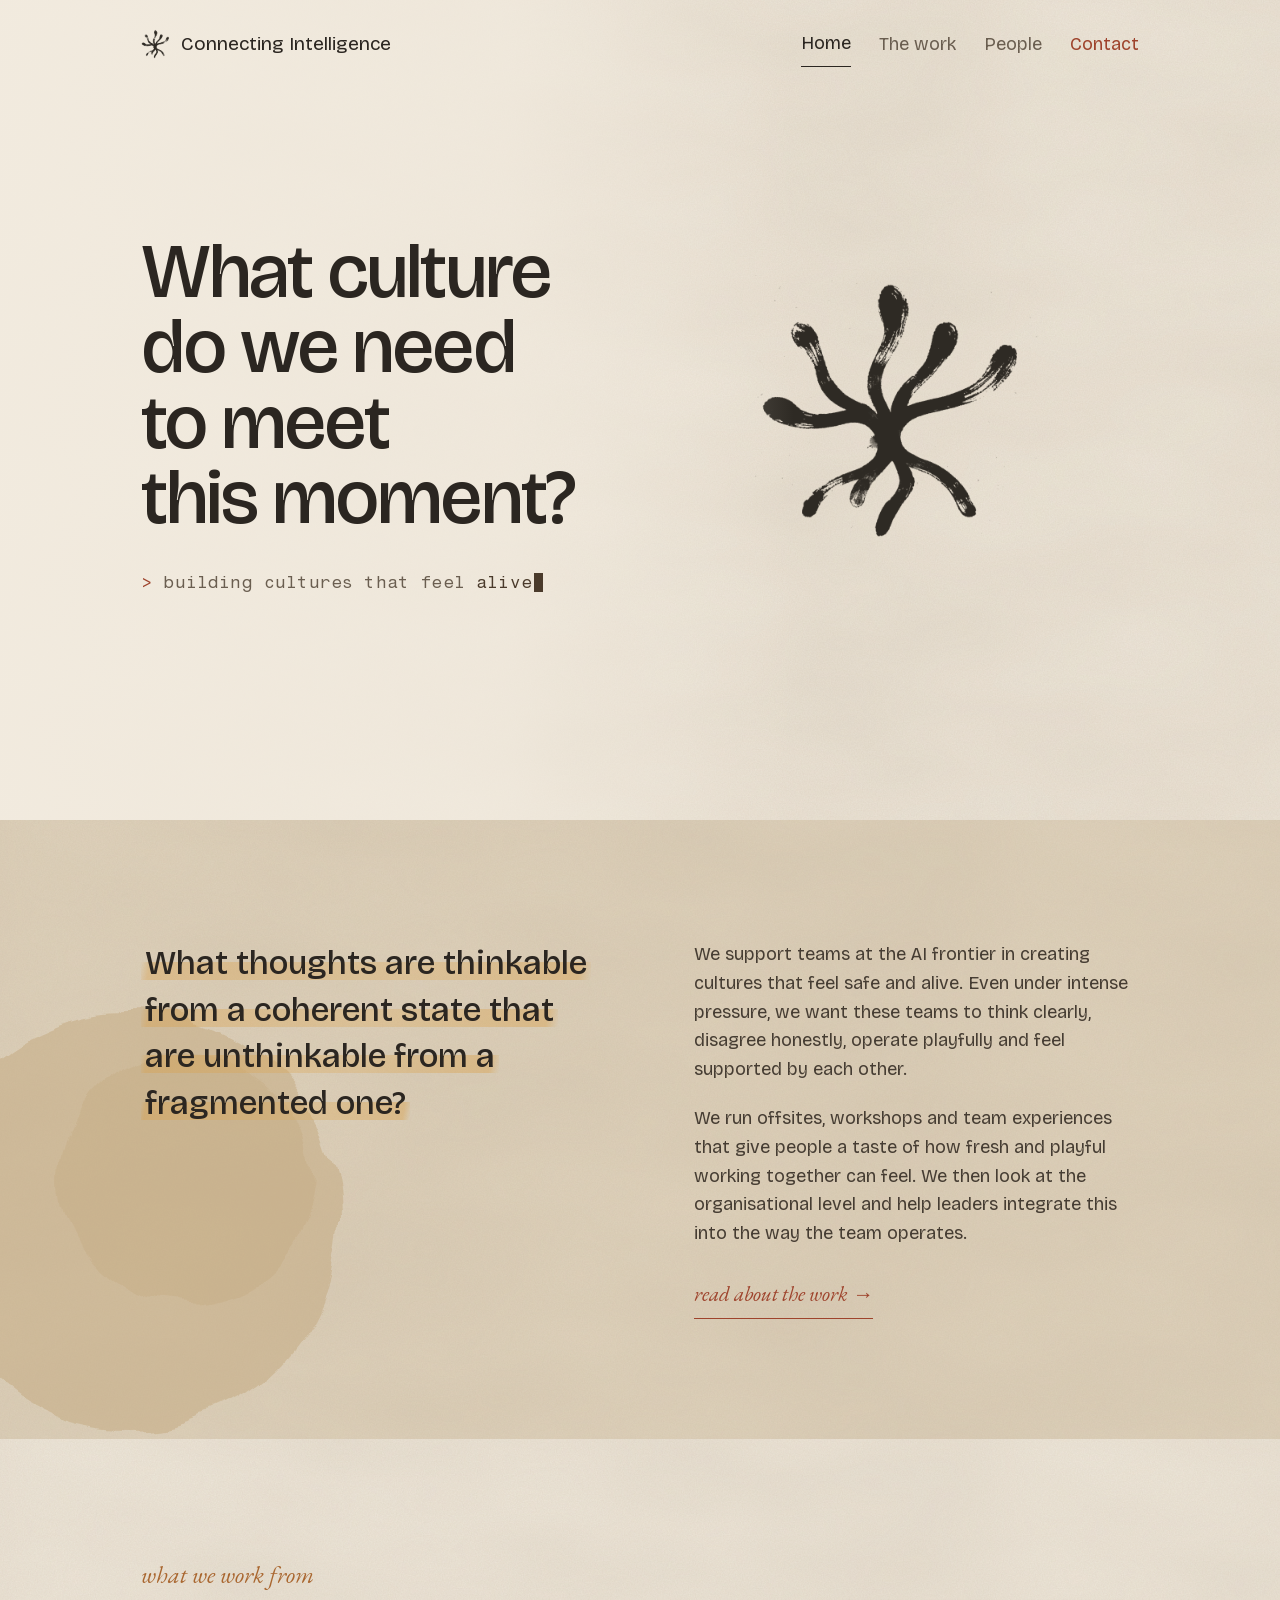
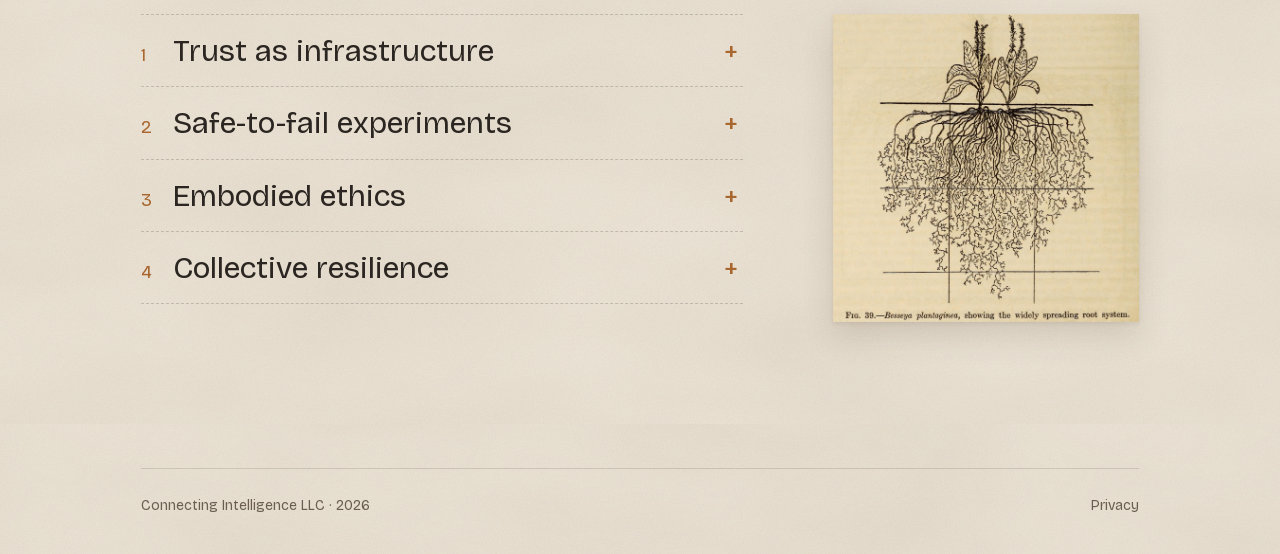
<file: index.html>
<!doctype html>
<html lang="en">
<head>
<meta charset="utf-8">
<meta name="viewport" content="width=device-width, initial-scale=1">
<title>Connecting Intelligence</title>
<meta name="description" content="Connecting Intelligence works with the teams building frontier AI on the culture they build it from: Presence Games, facilitation, organisational development and coaching.">
<link rel="icon" href="/favicon.ico?v=2" sizes="any">
<link rel="icon" type="image/png" sizes="32x32" href="/assets/favicon-32.png?v=2">
<link rel="apple-touch-icon" href="/assets/apple-touch-icon.png?v=2">
<link rel="preload" href="/assets/fonts/BricolageGrotesque-400-normal-latin.woff2" as="font" type="font/woff2" crossorigin>
<style>html{-webkit-text-size-adjust:100%;text-size-adjust:100%}
#contact-pop:not([hidden]){display:contents}
@media (max-width: 600px){
  header nav{gap:4px 18px !important;font-size:16px !important}
  header nav button{font-size:16px !important}
  header > a span span{font-size:17px !important}
  .my-logo{display:none !important}
  [style*="min-height: 820px"]{min-height:0 !important}
  [style*="min-height: 820px"] > section{padding-top:72px !important;padding-bottom:88px !important}
}
/* paper texture lives in the paper backgrounds themselves: no overlay, no blending, text stays crisp */
body,[style*="background: #F2EBDF"],[style*="background: #E2D5BF"]{background-image:url(/assets/grain.webp),url(/assets/cloud.webp) !important;background-size:300px 300px,1000px 1000px !important;background-repeat:repeat !important}
@media (max-width: 800px), (hover: none){.st-breathe,.v-breathe,.v-drift-l,.v-drift-r,.my-twinkle{animation:none !important}.leaf-sway{animation-name:leaf-in !important;animation-duration:.68s !important;animation-iteration-count:1 !important;animation-fill-mode:both !important}}
/* performance: keep frequent small updates from repainting the whole page */
.tw-mono{contain:layout paint}
@view-transition{navigation:auto}
::view-transition-old(root),::view-transition-new(root){animation-duration:.22s}
@media (max-width: 800px){
  svg[viewBox="0 0 440 540"]{width:min(70vw,300px) !important;margin:12px auto 36px !important}
  figure:has(> svg[aria-label^="Two overlapping"]){margin-top:-28px !important}
  figure:has(> img[src*="w-solidago"]){width:min(78vw,360px) !important;margin:8px auto 20px !important}
  [data-plate]{margin:36px auto 0 !important}
  img[src*="w-nine-ink"]{width:880px !important;left:calc(50% - 880px * 0.507) !important;top:calc(52% - 880px * 0.148) !important;opacity:0.45 !important}
  [style*="width: 960px; height: 560px"]{width:380px !important;height:230px !important}
}
</style>
<link rel="stylesheet" href="assets/fonts.css">
<style>
body{margin:0;background:#F2EBDF}
a{color:#2B2621;text-decoration:none}a:hover{color:#9E432C}
@keyframes u-open{from{opacity:0;transform:translateY(-4px)}to{opacity:1;transform:none}}
.u-open{animation:u-open .45s ease both}
.st-breathe{transform-origin:50% 50%;animation:st-breathe 11s ease-in-out infinite}
@keyframes st-breathe{0%,100%{transform:scale(1);opacity:1}50%{transform:scale(1.06);opacity:.78}}
@media (prefers-reduced-motion: reduce){.st-breathe{animation:none}}
.hl{background-image:linear-gradient(100deg,rgba(217,160,74,0) 0%,rgba(217,160,74,.38) 2%,rgba(222,168,84,.30) 60%,rgba(217,160,74,.42) 97%,rgba(217,160,74,0) 100%);background-size:100% 46%;background-position:0 88%;background-repeat:no-repeat;-webkit-box-decoration-break:clone;box-decoration-break:clone;padding:0 4px;border-radius:2px}
.nw-act{transition:stroke-dashoffset 1.3s cubic-bezier(.4,0,.2,1)}
.nw-node{transition:fill .5s ease}
.nw-glow{transition:opacity .8s ease;filter:blur(8px)}
@media (max-width: 1000px){.nw-map{display:none}}
@media (min-width: 1001px){.wwf-list{max-width:min(760px, calc(100% - 396px)) !important}}
.tw-mono{font-family:'Fragment Mono', 'Courier New', monospace !important}
.tw-cursor{display:inline-block;width:9px;height:1.1em;margin-left:2px;vertical-align:text-bottom;background:#4A3A2B;animation:tw-blink 1.1s steps(1) infinite}
@keyframes tw-blink{50%{opacity:0}}
@media (prefers-reduced-motion: reduce){.tw-cursor{animation:none}}
.lt-room{position:absolute;inset:0;overflow:hidden;pointer-events:none;z-index:0}
.lt-beam{position:absolute;top:-30%;height:160%;background:linear-gradient(90deg,rgba(255,244,220,0) 0%,rgba(255,244,220,.95) 50%,rgba(255,244,220,0) 100%);filter:blur(42px);transform:rotate(18deg);animation:lt-drift 20s ease-in-out infinite alternate}
@keyframes lt-drift{from{transform:rotate(18deg) translateX(-40px)}to{transform:rotate(20deg) translateX(60px)}}
.lt-fall{position:absolute;inset:0;pointer-events:none;z-index:0;background:linear-gradient(100deg,rgba(70,52,34,.30) 0%,rgba(70,52,34,.16) 45%,rgba(70,52,34,.22) 100%)}
@media (prefers-reduced-motion: reduce){.lt-beam{animation:none}}
@media (prefers-reduced-motion: reduce){.u-open{animation:none}}
.sap{stroke-dasharray:.05 1.2;stroke-dashoffset:1.25;opacity:.85;animation:sap 8s linear infinite both}
@keyframes sap{0%{stroke-dashoffset:.05;opacity:0}8%{opacity:.85}85%{opacity:.85}100%{stroke-dashoffset:-1;opacity:0}}
@media (prefers-reduced-motion: reduce){.sap{display:none}}
.dot-wander{transform-box:fill-box;transform-origin:center;animation:dw-a 9s ease-in-out infinite}
.dw-a{animation-name:dw-a}.dw-b{animation-name:dw-b}.dw-c{animation-name:dw-c}
@keyframes dw-a{0%,100%{transform:translate(0,0) scale(1)}25%{transform:translate(5px,-4px) scale(1.15)}50%{transform:translate(1px,-8px) scale(.9)}75%{transform:translate(-5px,-3px) scale(1.1)}}
@keyframes dw-b{0%,100%{transform:translate(0,0) scale(1)}30%{transform:translate(-6px,3px) scale(.9)}60%{transform:translate(-2px,7px) scale(1.15)}80%{transform:translate(4px,3px) scale(1)}}
@keyframes dw-c{0%,100%{transform:translate(0,0) scale(1)}35%{transform:translate(4px,6px) scale(1.12)}70%{transform:translate(7px,-2px) scale(.92)}}
@media (prefers-reduced-motion: reduce){.dot-wander{animation:none}}

.my-draw{stroke-dasharray:1;animation:my-draw 1.4s cubic-bezier(.4,0,.2,1) both}
@keyframes my-draw{from{stroke-dashoffset:1}to{stroke-dashoffset:0}}
.my-pop{transform-box:fill-box;transform-origin:center;animation:my-pop .6s cubic-bezier(.3,1.6,.5,1) both}
@keyframes my-pop{from{transform:scale(0)}to{transform:scale(1)}}
.my-sig{stroke-dasharray:.035 .965;animation:my-sig 5s linear infinite}
@keyframes my-sig{from{stroke-dashoffset:1}to{stroke-dashoffset:0}}
.my-logo{transform-box:fill-box;transform-origin:center;animation:my-logo 1.2s cubic-bezier(.2,.8,.2,1) both, my-breath 7s ease-in-out 2s infinite}
@keyframes my-logo{from{transform:scale(.7);opacity:0}to{transform:scale(1);opacity:1}}
@keyframes my-breath{0%,100%{transform:scale(1)}50%{transform:scale(1.04)}}
.my-twinkle{animation:my-tw 4s ease-in-out infinite}
@keyframes my-tw{0%,100%{opacity:1}50%{opacity:.35}}
@media (prefers-reduced-motion: reduce){.my-draw,.my-pop,.my-sig,.my-logo,.my-twinkle{animation:none}.my-sig{display:none}}

@keyframes w-in{from{opacity:0;transform:translateY(6px)}to{opacity:1;transform:none}}
.w-in{display:inline-block;animation:w-in .6s ease both}
@media (prefers-reduced-motion: reduce){.w-in{animation:none}}
em, [style*="font-style: italic"] {font-family: 'EB Garamond', Georgia, serif !important}
h1 {font-weight: 500 !important; letter-spacing: -0.025em !important; line-height: 0.98 !important}
</style>
</head>
<body>
<div style="position: relative; font-family: 'Bricolage Grotesque', 'Helvetica Neue', sans-serif; color: #2B2621; background: #F2EBDF; overflow: hidden; min-height: 100vh; display: flex; flex-direction: column">
  <svg aria-hidden="true" width="0" height="0" style="position: absolute">
  <filter id="u-brush" x="-15%" y="-15%" width="130%" height="130%">
    <feTurbulence type="fractalNoise" baseFrequency="0.03" numOctaves="2" seed="7" result="n"></feTurbulence>
    <feDisplacementMap in="SourceGraphic" in2="n" scale="16" xChannelSelector="R" yChannelSelector="G" result="d"></feDisplacementMap>
    <feTurbulence type="fractalNoise" baseFrequency="0.7 0.06" numOctaves="2" seed="3" result="g"></feTurbulence>
    <feColorMatrix in="g" type="matrix" values="0 0 0 0 0  0 0 0 0 0  0 0 0 0 0  -2.4 0 0 0 2.05" result="gm"></feColorMatrix>
    <feComposite in="d" in2="gm" operator="in"></feComposite>
  </filter>
  <filter id="u-ink" x="-5%" y="-60%" width="110%" height="220%">
    <feTurbulence type="fractalNoise" baseFrequency="0.04" numOctaves="2" seed="5" result="n"></feTurbulence>
    <feDisplacementMap in="SourceGraphic" in2="n" scale="9" xChannelSelector="R" yChannelSelector="G" result="d"></feDisplacementMap>
    <feTurbulence type="fractalNoise" baseFrequency="0.5 0.04" numOctaves="2" seed="8" result="g"></feTurbulence>
    <feColorMatrix in="g" type="matrix" values="0 0 0 0 0  0 0 0 0 0  0 0 0 0 0  -1.3 0 0 0 1.6" result="gm"></feColorMatrix>
    <feComposite in="d" in2="gm" operator="in"></feComposite>
  </filter>
  <filter id="u-soft" x="-15%" y="-15%" width="130%" height="130%">
    <feTurbulence type="fractalNoise" baseFrequency="0.02" numOctaves="2" seed="11" result="n"></feTurbulence>
    <feDisplacementMap in="SourceGraphic" in2="n" scale="22" xChannelSelector="R" yChannelSelector="G"></feDisplacementMap>
  </filter>
</svg>
  <div style="position: relative; min-height: 820px; display: flex; flex-direction: column; width: 100%">
    
    <div aria-hidden="true" style="position: absolute; left: 70%; top: 50%; width: min(50vw, 740px); aspect-ratio: 1 / 1; transform: translate(-50%, -50%)">
      
      <div style="position: absolute; left: 50%; top: 50%; width: 44%; transform: translate(-50%, -50%)"><img class="my-logo" src="assets/logo-brush.png" alt="" style="width: 100%; display: block; mix-blend-mode: multiply"></div>
    </div>
    <div style="position: absolute; inset: 0; background: linear-gradient(90deg, rgba(242,235,223,0.95) 0%, rgba(242,235,223,0.75) 40%, rgba(242,235,223,0) 62%)"></div>
    <header style="position: relative; z-index: 30; width: 100%; box-sizing: border-box; max-width: 1580px; margin: 0 auto; padding: 20px clamp(40px, 11vw, 170px); display: flex; flex-wrap: wrap; align-items: center; justify-content: space-between; gap: 12px">
    <a href="/" aria-label="Connecting Intelligence, home" style="display: inline-flex; align-items: center"><span style="display: inline-flex; align-items: center; gap: 10px"><img src="assets/logo-brush.png" alt="" style="width: 30px; height: 30px; mix-blend-mode: multiply"><span style="font-family: 'Bricolage Grotesque', 'Helvetica Neue', sans-serif; font-size: 19px">Connecting Intelligence</span></span></a>
    <nav style="position: relative; display: flex; flex-wrap: wrap; align-items: center; gap: 4px 28px; font-family: 'Bricolage Grotesque', 'Helvetica Neue', sans-serif; font-size: 18px">
      <a href="/" aria-current="page" style="padding: 12px 0; color: #2B2621; border-bottom: 1px solid #2B2621">Home</a>
      <a href="/work" style="padding: 12px 0; color: #6A5E50">The work</a>
      <a href="/people" style="padding: 12px 0; color: #6A5E50">People</a>
      <button type="button" id="contact-btn" aria-expanded="false" aria-controls="contact-pop" style="font-family: 'Bricolage Grotesque', 'Helvetica Neue', sans-serif; font-size: 18px; cursor: pointer; border: none; background: none; padding: 12px 0; min-height: 44px; color: #9E432C">Contact</button>
      <div id="contact-pop" hidden>
        <div role="dialog" aria-label="Contact" style="position: absolute; right: -6px; top: calc(100% + 14px); width: min(400px, 86vw); box-sizing: border-box; background: #F6F0E4; padding: 24px 26px 22px; box-shadow: 0 18px 40px rgba(70,50,30,0.2); transform: rotate(-0.6deg); text-align: left">
          <p style="margin: 0 0 8px; font-size: 24px">Start a conversation</p>
          <p style="margin: 0; font-size: 17px; line-height: 1.5; color: #6A5E50">Working inside a lab and feeling this question? Write to us.</p>
          <a href="mailto:hello@connectingintelligence.com" style="display: inline-flex; align-items: center; min-height: 44px; margin-top: 10px; color: #9E432C; text-decoration: underline; text-underline-offset: 4px; font-size: 18px">hello@connectingintelligence.com</a>
        </div>
      </div>
    </nav>
  </header>
    <section style="position: relative; z-index: 2; flex: 1; width: 100%; max-width: 1580px; margin: 0 auto; box-sizing: border-box; padding: 40px clamp(40px, 11vw, 170px) 120px; display: flex; flex-direction: column; justify-content: center">
      <h1 style="margin: 0; font-weight: 400; font-size: clamp(3rem, 6vw, 5.25rem); line-height: 1.02; max-width: 13ch">What culture<br>do we need<br>to meet<br>this moment?</h1>
      <p class="tw-mono" style="margin: 36px 0 0; font-size: 17px; letter-spacing: 0.01em; color: #6A5E50"><span style="color: #9E432C">&gt;</span> building cultures that feel <span id="tw-word" style="color: #4A3A2B">alive</span><span class="tw-cursor" aria-hidden="true"></span></p>
    </section>
  </div>
  
  <section style="position: relative; z-index: 2; background: #E2D5BF">
    <svg class="st-breathe" aria-hidden="true" viewBox="0 0 400 400" style="position: absolute; left: -150px; top: 120px; width: 560px; height: 560px; pointer-events: none; z-index: 0"><circle cx="200" cy="200" r="150" fill="#C4A97F" opacity="0.5" filter="url(#u-soft)"></circle><circle cx="240" cy="170" r="90" fill="#C4A97F" opacity="0.35" filter="url(#u-soft)"></circle></svg>
    <div style="position: relative; z-index: 1; max-width: 1240px; margin: 0 auto; padding: 120px clamp(40px, 11vw, 170px) 120px; display: flex; flex-wrap: wrap; align-items: stretch; gap: 40px 88px">
      <div style="flex: 1 1 440px; min-width: 0; display: flex; flex-direction: column; justify-content: flex-start; gap: 28px">
        <p style="margin: 0; font-size: clamp(1.6rem, 2.6vw, 2.2rem); line-height: 1.4; font-weight: 500"><span class="hl">What thoughts are thinkable from a coherent state that are unthinkable from a fragmented one?</span></p>
      </div>
      <div style="flex: 1 1 420px; min-width: 0">
        <p style="margin: 0; font-size: 18px; line-height: 1.6; color: #463D33">We support teams at the AI frontier in creating cultures that feel safe and alive. Even under intense pressure, we want these teams to think clearly, disagree honestly, operate playfully and feel supported by each other.</p>
        <p style="margin: 20px 0 0; font-size: 18px; line-height: 1.6; color: #463D33">We run offsites, workshops and team experiences that give people a taste of how fresh and playful working together can feel. We then look at the organisational level and help leaders integrate this into the way the team operates.</p>

        <a href="/work" style="display: inline-flex; align-items: center; min-height: 48px; margin-top: 22px; font-style: italic; font-size: 21px; color: #9E432C; border-bottom: 1px solid #9E432C">read about the work →</a>
      </div>
    </div>
  </section>
  <section style="position: relative; z-index: 2; background: #F2EBDF; color: #2B2621; overflow: hidden">
    
    
    
    <div style="position: relative; max-width: 1240px; margin: 0 auto; padding: 120px clamp(40px, 11vw, 170px) 120px">
      <div class="nw-map" style="position: absolute; right: clamp(40px, 11vw, 170px); top: 175px; width: min(306px, 28vw)">
        <figure style="margin: 0"><img src="assets/weaver-1919-besseya.jpg" alt="Fig. 39, Besseya plantaginea, showing the widely spreading root system: two plants whose roots merge into one network (J. E. Weaver, 1919)" data-fig style="width: 100%; display: block; box-shadow: 0 14px 30px rgba(70,50,30,0.14), 0 2px 4px rgba(70,50,30,0.08)"></figure>
      </div>
      <p style="margin: 0 0 24px; font-style: italic; font-size: 24px; color: #A9662F">what we work from</p>
      <ol class="wwf-list" style="list-style: none; margin: 0; padding: 0; max-width: 760px; border-bottom: 1.5px dashed rgba(43,38,33,0.2)">
        <li style="border-top: 1.5px dashed rgba(43,38,33,0.2)">
          <button type="button" data-acc="0" aria-expanded="false" style="all: unset; box-sizing: border-box; width: 100%; min-height: 64px; padding: 18px 0; cursor: pointer; display: flex; align-items: baseline; gap: 18px; font-family: 'Bricolage Grotesque', 'Helvetica Neue', sans-serif">
            <span style="font-size: 18px; color: #A9662F; min-width: 14px">1</span>
            <h3 style="margin: 0; flex: 1; font-weight: 400; font-size: clamp(1.6rem, 2.4vw, 2.125rem); line-height: 1.15; color: #2B2621">Trust as infrastructure</h3>
            <span aria-hidden="true" style="font-size: 28px; line-height: 1; color: #A9662F; width: 24px; text-align: center" class="acc-sign">+</span>
          </button>
          <div data-panel="0" hidden>
            <div class="u-open" style="padding: 0 44px 34px 32px; max-width: 640px">
              <p style="margin: 0 0 18px; font-size: 21px; line-height: 1.5; font-style: italic; color: #5C5246">With trust, information flows differently.</p>
              
                  <p style="margin: 14px 0 0; font-size: 18px; line-height: 1.6; color: #463D33">Trust changes what can be said, heard and felt in a team. With more trust, our attention and curiosity shift. We listen more deeply, and differing opinions become workable instead of threatening.</p>
                
                  <p style="margin: 14px 0 0; font-size: 18px; line-height: 1.6; color: #463D33">Without trust, information gets noisy and fragmented. It becomes hard to tell the signal from noise, and everything gets slower and more expensive. In this way, trust is the foundational infrastructure of effective teams.</p>
                
            </div>
          </div>
        </li>
      
        <li style="border-top: 1.5px dashed rgba(43,38,33,0.2)">
          <button type="button" data-acc="1" aria-expanded="false" style="all: unset; box-sizing: border-box; width: 100%; min-height: 64px; padding: 18px 0; cursor: pointer; display: flex; align-items: baseline; gap: 18px; font-family: 'Bricolage Grotesque', 'Helvetica Neue', sans-serif">
            <span style="font-size: 18px; color: #A9662F; min-width: 14px">2</span>
            <h3 style="margin: 0; flex: 1; font-weight: 400; font-size: clamp(1.6rem, 2.4vw, 2.125rem); line-height: 1.15; color: #2B2621">Safe-to-fail experiments</h3>
            <span aria-hidden="true" style="font-size: 28px; line-height: 1; color: #A9662F; width: 24px; text-align: center" class="acc-sign">+</span>
          </button>
          <div data-panel="1" hidden>
            <div class="u-open" style="padding: 0 44px 34px 32px; max-width: 640px">
              <p style="margin: 0 0 18px; font-size: 21px; line-height: 1.5; font-style: italic; color: #5C5246">Create containers that allow playful and safe experimentation.</p>
              
                  <p style="margin: 14px 0 0; font-size: 18px; line-height: 1.6; color: #463D33">Experimenting is often the best path to something new. When we design new rules, rituals or structures for a team, we want to try things without harming the social environment they live in.</p>
                
                  <p style="margin: 14px 0 0; font-size: 18px; line-height: 1.6; color: #463D33">As a team grows its capacity to run safe-to-fail experiments within its culture, what new possibilities emerge in its technical work?</p>
                
            </div>
          </div>
        </li>
      
        <li style="border-top: 1.5px dashed rgba(43,38,33,0.2)">
          <button type="button" data-acc="2" aria-expanded="false" style="all: unset; box-sizing: border-box; width: 100%; min-height: 64px; padding: 18px 0; cursor: pointer; display: flex; align-items: baseline; gap: 18px; font-family: 'Bricolage Grotesque', 'Helvetica Neue', sans-serif">
            <span style="font-size: 18px; color: #A9662F; min-width: 14px">3</span>
            <h3 style="margin: 0; flex: 1; font-weight: 400; font-size: clamp(1.6rem, 2.4vw, 2.125rem); line-height: 1.15; color: #2B2621">Embodied ethics</h3>
            <span aria-hidden="true" style="font-size: 28px; line-height: 1; color: #A9662F; width: 24px; text-align: center" class="acc-sign">+</span>
          </button>
          <div data-panel="2" hidden>
            <div class="u-open" style="padding: 0 44px 34px 32px; max-width: 640px">
              <p style="margin: 0 0 18px; font-size: 21px; line-height: 1.5; font-style: italic; color: #5C5246">Walking the walk.</p>
              
                  <p style="margin: 14px 0 0; font-size: 18px; line-height: 1.6; color: #463D33">We believe our bodies notice when something is off: a decision that doesn't sit right, a behaviour that costs us a night's sleep.</p>
                
                  <p style="margin: 14px 0 0; font-size: 18px; line-height: 1.6; color: #463D33">Ethics as abstract principles can matter a lot. But what does it take to actually live them, day to day, even in the most challenging situations? Integrity lives in our bodies, our hearts and our minds, not only as ideas.</p>
                
            </div>
          </div>
        </li>
      
        <li style="border-top: 1.5px dashed rgba(43,38,33,0.2)">
          <button type="button" data-acc="3" aria-expanded="false" style="all: unset; box-sizing: border-box; width: 100%; min-height: 64px; padding: 18px 0; cursor: pointer; display: flex; align-items: baseline; gap: 18px; font-family: 'Bricolage Grotesque', 'Helvetica Neue', sans-serif">
            <span style="font-size: 18px; color: #A9662F; min-width: 14px">4</span>
            <h3 style="margin: 0; flex: 1; font-weight: 400; font-size: clamp(1.6rem, 2.4vw, 2.125rem); line-height: 1.15; color: #2B2621">Collective resilience</h3>
            <span aria-hidden="true" style="font-size: 28px; line-height: 1; color: #A9662F; width: 24px; text-align: center" class="acc-sign">+</span>
          </button>
          <div data-panel="3" hidden>
            <div class="u-open" style="padding: 0 44px 34px 32px; max-width: 640px">
              <p style="margin: 0 0 18px; font-size: 21px; line-height: 1.5; font-style: italic; color: #5C5246">Not bouncing back, but growing through.</p>
              
                  <p style="margin: 14px 0 0; font-size: 18px; line-height: 1.6; color: #463D33">Resilience is often described as bouncing back: going through something hard and returning to how things were. We see it differently: it’s the ability to stay in relationship with a challenging situation, and to turn what happened into learning.</p>
                
                  <p style="margin: 14px 0 0; font-size: 18px; line-height: 1.6; color: #463D33">When we only bounce back, we tend to repeat the same patterns. When we digest what happened, we get wiser.</p>
                
                  <p style="margin: 14px 0 0; font-size: 18px; line-height: 1.6; color: #463D33">This is true for teams and organisations too. Collective resilience is a group's ability to stay in contact with what is hard, to see it together, and to turn it into shared learning, instead of moving on and repeating it.</p>
                
            </div>
          </div>
        </li>
      </ol>
    </div>
  </section>
  <div style="position: relative">
    
    <footer style="position: relative; z-index: 2; max-width: 1240px; margin: 0 auto; padding: 44px clamp(40px, 11vw, 170px) 40px; color: #6A5E50">
    <div style="display: flex; flex-wrap: wrap; justify-content: space-between; gap: 10px 24px; padding-top: 28px; border-top: 1px solid rgba(43,38,33,0.14); font-size: 14px">
      <span>Connecting Intelligence LLC · 2026</span>
      <a href="/privacy" style="color: #6A5E50">Privacy</a>
    </div>
  </footer>
  </div>
  
</div>
<script>
(function(){
  var b=document.getElementById('contact-btn'), p=document.getElementById('contact-pop');
  if(b&&p){ b.addEventListener('click',function(e){ e.stopPropagation(); var o=p.hidden; p.hidden=!o; b.setAttribute('aria-expanded',String(o)); });
    document.addEventListener('click',function(e){ if(!p.hidden && !p.contains(e.target)){ p.hidden=true; b.setAttribute('aria-expanded','false'); } });
    document.addEventListener('keydown',function(e){ if(e.key==='Escape'){ p.hidden=true; b.setAttribute('aria-expanded','false'); } }); }
  function clocks(){ document.querySelectorAll('[data-tz]').forEach(function(li){ var t='--:--'; try{ t=new Intl.DateTimeFormat('en-GB',{hour:'2-digit',minute:'2-digit',timeZone:li.dataset.tz}).format(new Date()); }catch(e){}
    li.querySelector('.clk-t').textContent=t; var h=parseInt(t,10), day=h>=6&&h<19, d=li.querySelector('.clk-dot');
    d.style.background=day?'#D9A04A':'transparent'; d.style.borderColor=day?'#D9A04A':'#8A7D6B'; }); }
  clocks(); setInterval(clocks,30000);
})();
(function(){
  var el=document.getElementById('tw-word'); var words=["alive","safe","playful","coherent","honest","curious"];
  if(el && !matchMedia('(prefers-reduced-motion: reduce)').matches){ var wi=0, ci=words[0].length, del=false;
    function type(){ var w=words[wi]; ci+=del?-1:1; el.textContent=w.slice(0,ci); var d=del?55:100;
      if(!del&&ci>=w.length){d=2400;del=true;} else if(del&&ci<=0){del=false;wi=(wi+1)%words.length;d=400;} setTimeout(type,d); }
    setTimeout(type,2400); }
  var btns=document.querySelectorAll('[data-acc]');
  btns.forEach(function(b){ b.addEventListener('click',function(){ var i=b.dataset.acc, open=b.getAttribute('aria-expanded')==='true';
    btns.forEach(function(x){ x.setAttribute('aria-expanded','false'); x.querySelector('.acc-sign').textContent='+'; document.querySelector('[data-panel="'+x.dataset.acc+'"]').hidden=true; });
    if(!open){ b.setAttribute('aria-expanded','true'); b.querySelector('.acc-sign').textContent='\u2212'; document.querySelector('[data-panel="'+i+'"]').hidden=false; } }); });
})();
(function(){var F=[{"src": "assets/weaver-1919-besseya.jpg", "cap": "Fig. 39. Two plants whose roots merge into one network.", "alt": "Fig. 39, Besseya plantaginea, showing the widely spreading root system: two plants whose roots merge into one network (J. E. Weaver, 1919)"}, {"src": "assets/f-trust.jpg", "cap": "Fig. 17. One plant and its whole root system.", "alt": "Ink drawing of a single prairie plant with a long, deep root system on a measuring grid (J. E. Weaver, 1919)"}, {"src": "assets/f-safe.jpg", "cap": "Three plants side by side on the one-foot grid.", "alt": "Ink drawing of three plants of different sizes side by side, their roots measured on a grid (J. E. Weaver, 1919)"}, {"src": "assets/f-ethics.jpg", "cap": "Plate 1. Roots excavated and photographed whole.", "alt": "Photograph of whole root systems dug out of the soil and laid on a white background (J. E. Weaver, 1919)"}, {"src": "assets/f-resilience.jpg", "cap": "Neighbouring plants, roots excavated together.", "alt": "Photograph of excavated roots of neighbouring plants growing into the same soil (J. E. Weaver, 1919)"}],img=document.querySelector('[data-fig]'),cap=document.querySelector('[data-figcap]');
document.querySelectorAll('[data-acc]').forEach(function(b){b.addEventListener('click',function(){setTimeout(function(){var o=document.querySelector('[data-acc][aria-expanded="true"]'),i=o?+o.dataset.acc+1:0;img.src=F[i].src;img.alt=F[i].alt;if(cap)cap.textContent=F[i].cap+' J. E. Weaver, 1919';},0);});});})();
</script>
</body>
</html>
</file>
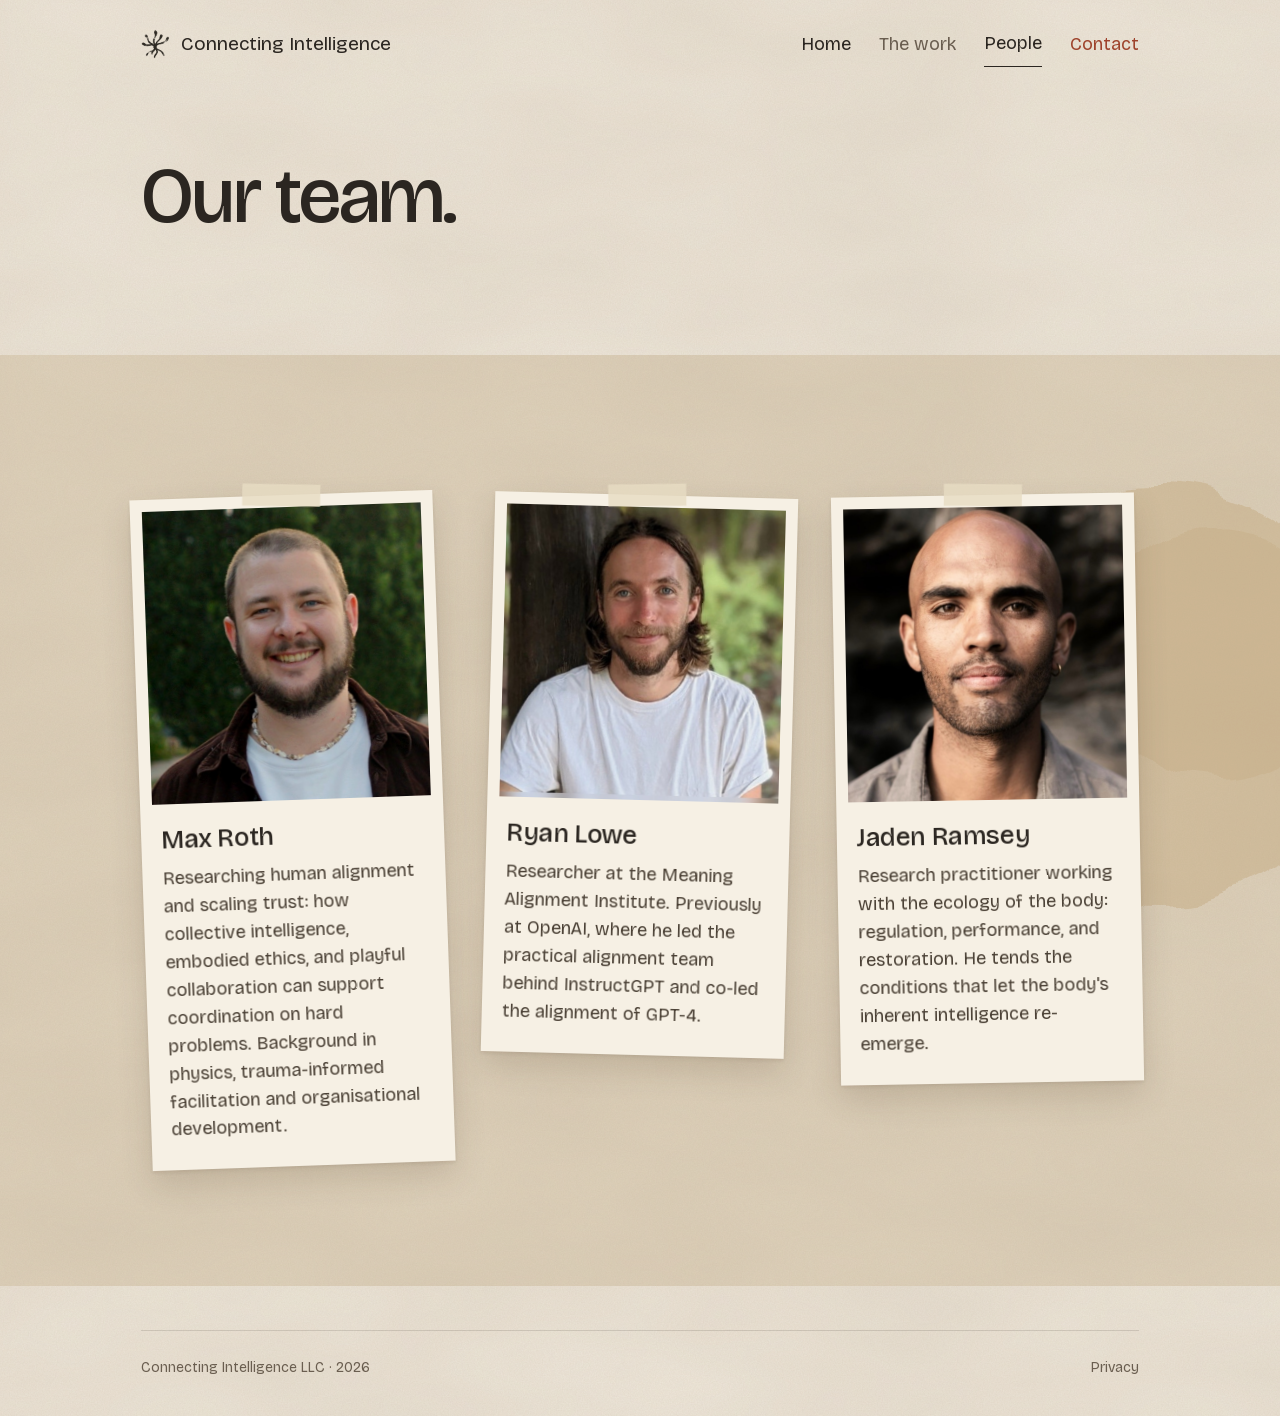
<file: people.html>
<!doctype html>
<html lang="en">
<head>
<meta charset="utf-8">
<meta name="viewport" content="width=device-width, initial-scale=1">
<title>People — Connecting Intelligence</title>
<meta name="description" content="Connecting Intelligence works with the teams building frontier AI on the culture they build it from: Presence Games, facilitation, organisational development and coaching.">
<link rel="icon" href="/favicon.ico?v=2" sizes="any">
<link rel="icon" type="image/png" sizes="32x32" href="/assets/favicon-32.png?v=2">
<link rel="apple-touch-icon" href="/assets/apple-touch-icon.png?v=2">
<link rel="preload" href="/assets/fonts/BricolageGrotesque-400-normal-latin.woff2" as="font" type="font/woff2" crossorigin>
<style>html{-webkit-text-size-adjust:100%;text-size-adjust:100%}
#contact-pop:not([hidden]){display:contents}
@media (max-width: 600px){
  header nav{gap:4px 18px !important;font-size:16px !important}
  header nav button{font-size:16px !important}
  header > a span span{font-size:17px !important}
  .my-logo{display:none !important}
  [style*="min-height: 820px"]{min-height:0 !important}
  [style*="min-height: 820px"] > section{padding-top:72px !important;padding-bottom:88px !important}
}
/* paper texture lives in the paper backgrounds themselves: no overlay, no blending, text stays crisp */
body,[style*="background: #F2EBDF"],[style*="background: #E2D5BF"]{background-image:url(/assets/grain.webp),url(/assets/cloud.webp) !important;background-size:300px 300px,1000px 1000px !important;background-repeat:repeat !important}
@media (max-width: 800px), (hover: none){.st-breathe,.v-breathe,.v-drift-l,.v-drift-r,.my-twinkle{animation:none !important}.leaf-sway{animation-name:leaf-in !important;animation-duration:.68s !important;animation-iteration-count:1 !important;animation-fill-mode:both !important}}
/* performance: keep frequent small updates from repainting the whole page */
.tw-mono{contain:layout paint}
@view-transition{navigation:auto}
::view-transition-old(root),::view-transition-new(root){animation-duration:.22s}
@media (max-width: 800px){
  svg[viewBox="0 0 440 540"]{width:min(70vw,300px) !important;margin:12px auto 36px !important}
  figure:has(> svg[aria-label^="Two overlapping"]){margin-top:-28px !important}
  figure:has(> img[src*="w-solidago"]){width:min(78vw,360px) !important;margin:8px auto 20px !important}
  [data-plate]{margin:36px auto 0 !important}
  img[src*="w-nine-ink"]{width:880px !important;left:calc(50% - 880px * 0.507) !important;top:calc(52% - 880px * 0.148) !important;opacity:0.45 !important}
  [style*="width: 960px; height: 560px"]{width:380px !important;height:230px !important}
}
</style>
<link rel="stylesheet" href="assets/fonts.css">
<style>
body{margin:0;background:#F2EBDF}
a{color:#2B2621;text-decoration:none}a:hover{color:#9E432C}
.tw-mono{font-family:'Fragment Mono', 'Courier New', monospace !important}
.hl{background-image:linear-gradient(100deg,rgba(217,160,74,0) 0%,rgba(217,160,74,.38) 2%,rgba(222,168,84,.30) 60%,rgba(217,160,74,.42) 97%,rgba(217,160,74,0) 100%);background-size:100% 46%;background-position:0 88%;background-repeat:no-repeat;-webkit-box-decoration-break:clone;box-decoration-break:clone;padding:0 4px;border-radius:2px}

.my-draw{stroke-dasharray:1;animation:my-draw 1.4s cubic-bezier(.4,0,.2,1) both}
@keyframes my-draw{from{stroke-dashoffset:1}to{stroke-dashoffset:0}}
.my-pop{transform-box:fill-box;transform-origin:center;animation:my-pop .6s cubic-bezier(.3,1.6,.5,1) both}
@keyframes my-pop{from{transform:scale(0)}to{transform:scale(1)}}
.my-sig{stroke-dasharray:.035 .965;animation:my-sig 5s linear infinite}
@keyframes my-sig{from{stroke-dashoffset:1}to{stroke-dashoffset:0}}
.my-logo{transform-box:fill-box;transform-origin:center;animation:my-logo 1.2s cubic-bezier(.2,.8,.2,1) both, my-breath 7s ease-in-out 2s infinite}
@keyframes my-logo{from{transform:scale(.7);opacity:0}to{transform:scale(1);opacity:1}}
@keyframes my-breath{0%,100%{transform:scale(1)}50%{transform:scale(1.04)}}
.my-twinkle{animation:my-tw 4s ease-in-out infinite}
@keyframes my-tw{0%,100%{opacity:1}50%{opacity:.35}}
@media (prefers-reduced-motion: reduce){.my-draw,.my-pop,.my-sig,.my-logo,.my-twinkle{animation:none}.my-sig{display:none}}

@keyframes w-in{from{opacity:0;transform:translateY(6px)}to{opacity:1;transform:none}}
.w-in{display:inline-block;animation:w-in .6s ease both}
@media (prefers-reduced-motion: reduce){.w-in{animation:none}}
em, [style*="font-style: italic"] {font-family: 'EB Garamond', Georgia, serif !important}
h1 {font-weight: 500 !important; letter-spacing: -0.025em !important; line-height: 0.98 !important}
</style>
</head>
<body>
<div style="position: relative; font-family: 'Bricolage Grotesque', 'Helvetica Neue', sans-serif; color: #2B2621; background: #F2EBDF; overflow: hidden; min-height: 100vh; display: flex; flex-direction: column">
  <svg aria-hidden="true" width="0" height="0" style="position: absolute">
  <filter id="pp-brush" x="-15%" y="-15%" width="130%" height="130%">
    <feTurbulence type="fractalNoise" baseFrequency="0.03" numOctaves="2" seed="7" result="n"></feTurbulence>
    <feDisplacementMap in="SourceGraphic" in2="n" scale="16" xChannelSelector="R" yChannelSelector="G" result="d"></feDisplacementMap>
    <feTurbulence type="fractalNoise" baseFrequency="0.7 0.06" numOctaves="2" seed="3" result="g"></feTurbulence>
    <feColorMatrix in="g" type="matrix" values="0 0 0 0 0  0 0 0 0 0  0 0 0 0 0  -2.4 0 0 0 2.05" result="gm"></feColorMatrix>
    <feComposite in="d" in2="gm" operator="in"></feComposite>
  </filter>
  <filter id="pp-ink" x="-5%" y="-60%" width="110%" height="220%">
    <feTurbulence type="fractalNoise" baseFrequency="0.04" numOctaves="2" seed="5" result="n"></feTurbulence>
    <feDisplacementMap in="SourceGraphic" in2="n" scale="9" xChannelSelector="R" yChannelSelector="G" result="d"></feDisplacementMap>
    <feTurbulence type="fractalNoise" baseFrequency="0.5 0.04" numOctaves="2" seed="8" result="g"></feTurbulence>
    <feColorMatrix in="g" type="matrix" values="0 0 0 0 0  0 0 0 0 0  0 0 0 0 0  -1.3 0 0 0 1.6" result="gm"></feColorMatrix>
    <feComposite in="d" in2="gm" operator="in"></feComposite>
  </filter>
  <filter id="pp-soft" x="-15%" y="-15%" width="130%" height="130%">
    <feTurbulence type="fractalNoise" baseFrequency="0.02" numOctaves="2" seed="11" result="n"></feTurbulence>
    <feDisplacementMap in="SourceGraphic" in2="n" scale="22" xChannelSelector="R" yChannelSelector="G"></feDisplacementMap>
  </filter>
</svg>
  <div style="position: relative"><header style="position: relative; z-index: 30; width: 100%; box-sizing: border-box; max-width: 1580px; margin: 0 auto; padding: 20px clamp(40px, 11vw, 170px); display: flex; flex-wrap: wrap; align-items: center; justify-content: space-between; gap: 12px">
    <a href="/" aria-label="Connecting Intelligence, home" style="display: inline-flex; align-items: center"><span style="display: inline-flex; align-items: center; gap: 10px"><img src="assets/logo-brush.png" alt="" style="width: 30px; height: 30px; mix-blend-mode: multiply"><span style="font-family: 'Bricolage Grotesque', 'Helvetica Neue', sans-serif; font-size: 19px">Connecting Intelligence</span></span></a>
    <nav style="position: relative; display: flex; flex-wrap: wrap; align-items: center; gap: 4px 28px; font-family: 'Bricolage Grotesque', 'Helvetica Neue', sans-serif; font-size: 18px">
      <a href="/" style="padding: 12px 0">Home</a>
      <a href="/work" style="padding: 12px 0; color: #6A5E50">The work</a>
      <a href="/people" aria-current="page" style="padding: 12px 0; color: #6A5E50; color: #2B2621; border-bottom: 1px solid #2B2621">People</a>
      <button type="button" id="contact-btn" aria-expanded="false" aria-controls="contact-pop" style="font-family: 'Bricolage Grotesque', 'Helvetica Neue', sans-serif; font-size: 18px; cursor: pointer; border: none; background: none; padding: 12px 0; min-height: 44px; color: #9E432C">Contact</button>
      <div id="contact-pop" hidden>
        <div role="dialog" aria-label="Contact" style="position: absolute; right: -6px; top: calc(100% + 14px); width: min(400px, 86vw); box-sizing: border-box; background: #F6F0E4; padding: 24px 26px 22px; box-shadow: 0 18px 40px rgba(70,50,30,0.2); transform: rotate(-0.6deg); text-align: left">
          <p style="margin: 0 0 8px; font-size: 24px">Start a conversation</p>
          <p style="margin: 0; font-size: 17px; line-height: 1.5; color: #6A5E50">Working inside a lab and feeling this question? Write to us.</p>
          <a href="mailto:hello@connectingintelligence.com" style="display: inline-flex; align-items: center; min-height: 44px; margin-top: 10px; color: #9E432C; text-decoration: underline; text-underline-offset: 4px; font-size: 18px">hello@connectingintelligence.com</a>
        </div>
      </div>
    </nav>
  </header></div>
  <section style="position: relative; z-index: 2; max-width: 1580px; width: 100%; box-sizing: border-box; margin: 0 auto; padding: 70px clamp(40px, 11vw, 170px) 120px; display: flex; flex-wrap: wrap; align-items: center; gap: 48px 72px">
    <div style="flex: 999 1 520px; min-width: 0">
      <h1 style="margin: 0; font-size: clamp(3rem, 6.2vw, 5.4rem); max-width: 12ch">Our team.</h1>
    </div>
    
  </section><section style="position: relative; z-index: 2; background: #E2D5BF; overflow: hidden">
    <svg aria-hidden="true" viewBox="0 0 400 400" style="position: absolute; right: -160px; top: 60px; width: 560px; height: 560px; pointer-events: none; z-index: 0"><circle cx="200" cy="200" r="150" fill="#C4A97F" opacity="0.45" filter="url(#pp-soft)"></circle><circle cx="240" cy="170" r="90" fill="#C4A97F" opacity="0.315" filter="url(#pp-soft)"></circle></svg>
    <div style="position: relative; z-index: 1; max-width: 1240px; margin: 0 auto; padding: 120px clamp(40px, 11vw, 170px)"><ul style="margin: 0; padding: 20px 0 0; display: flex; flex-wrap: wrap; justify-content: center; gap: 56px 44px"><li style="flex: 1 1 280px; max-width: 360px; list-style: none">
        <figure style="position: relative; margin: 0; background: #F6F0E4; padding: 12px 12px 0; box-shadow: 0 14px 30px rgba(70,50,30,0.16), 0 2px 4px rgba(70,50,30,0.10); transform: rotate(-2deg); will-change: transform; backface-visibility: hidden">
          <span aria-hidden="true" style="position: absolute; top: -11px; left: 50%; width: 78px; height: 22px; margin-left: -39px; background: rgba(232,221,196,0.8); transform: rotate(3.0deg)"></span>
          <img src="assets/max-roth.jpg" alt="Max Roth" style="width: 100%; aspect-ratio: 20 / 21; object-fit: cover; object-position: 50% 81%; display: block">
          <figcaption style="padding: 20px 8px 26px">
            <h3 style="margin: 0 0 10px; font-size: 26px; font-weight: 500; letter-spacing: -0.015em">Max Roth</h3>
            <p style="margin: 0; font-size: 18px; line-height: 1.55; color: #4A4035">Researching human alignment and scaling trust: how collective intelligence, embodied ethics, and playful collaboration can support coordination on hard problems. Background in physics, trauma-informed facilitation and organisational development.</p>
          </figcaption>
        </figure>
      </li><li style="flex: 1 1 280px; max-width: 360px; list-style: none">
        <figure style="position: relative; margin: 0; background: #F6F0E4; padding: 12px 12px 0; box-shadow: 0 14px 30px rgba(70,50,30,0.16), 0 2px 4px rgba(70,50,30,0.10); transform: rotate(1.5deg); will-change: transform; backface-visibility: hidden">
          <span aria-hidden="true" style="position: absolute; top: -11px; left: 50%; width: 78px; height: 22px; margin-left: -39px; background: rgba(232,221,196,0.8); transform: rotate(-2.25deg)"></span>
          <img src="assets/ryan-lowe.jpg" alt="Ryan Lowe" style="width: 100%; aspect-ratio: 20 / 21; object-fit: cover; object-position: 50% 50%; display: block">
          <figcaption style="padding: 20px 8px 26px">
            <h3 style="margin: 0 0 10px; font-size: 26px; font-weight: 500; letter-spacing: -0.015em">Ryan Lowe</h3>
            <p style="margin: 0; font-size: 18px; line-height: 1.55; color: #4A4035">Researcher at the Meaning Alignment Institute. Previously at OpenAI, where he led the practical alignment team behind InstructGPT and co-led the alignment of GPT-4.</p>
          </figcaption>
        </figure>
      </li><li style="flex: 1 1 280px; max-width: 360px; list-style: none">
        <figure style="position: relative; margin: 0; background: #F6F0E4; padding: 12px 12px 0; box-shadow: 0 14px 30px rgba(70,50,30,0.16), 0 2px 4px rgba(70,50,30,0.10); transform: rotate(-1deg); will-change: transform; backface-visibility: hidden">
          <span aria-hidden="true" style="position: absolute; top: -11px; left: 50%; width: 78px; height: 22px; margin-left: -39px; background: rgba(232,221,196,0.8); transform: rotate(1.5deg)"></span>
          <img src="assets/jaden-ramsey.jpg" alt="Jaden Ramsey" style="width: 100%; aspect-ratio: 20 / 21; object-fit: cover; object-position: 50% 38%; display: block">
          <figcaption style="padding: 20px 8px 26px">
            <h3 style="margin: 0 0 10px; font-size: 26px; font-weight: 500; letter-spacing: -0.015em">Jaden Ramsey</h3>
            <p style="margin: 0; font-size: 18px; line-height: 1.55; color: #4A4035">Research practitioner working with the ecology of the body: regulation, performance, and restoration. He tends the conditions that let the body's inherent intelligence re-emerge.</p>
          </figcaption>
        </figure>
      </li></ul></div>
  </section>
  <div style="position: relative"><footer style="position: relative; z-index: 2; max-width: 1240px; margin: 0 auto; padding: 44px clamp(40px, 11vw, 170px) 40px; color: #6A5E50">
    <div style="display: flex; flex-wrap: wrap; justify-content: space-between; gap: 10px 24px; padding-top: 28px; border-top: 1px solid rgba(43,38,33,0.14); font-size: 14px">
      <span>Connecting Intelligence LLC · 2026</span>
      <a href="/privacy" style="color: #6A5E50">Privacy</a>
    </div>
  </footer></div>
  
</div>
<script>
(function(){
  var b=document.getElementById('contact-btn'), p=document.getElementById('contact-pop');
  if(b&&p){ b.addEventListener('click',function(e){ e.stopPropagation(); var o=p.hidden; p.hidden=!o; b.setAttribute('aria-expanded',String(o)); });
    document.addEventListener('click',function(e){ if(!p.hidden && !p.contains(e.target)){ p.hidden=true; b.setAttribute('aria-expanded','false'); } });
    document.addEventListener('keydown',function(e){ if(e.key==='Escape'){ p.hidden=true; b.setAttribute('aria-expanded','false'); } }); }
  function clocks(){ document.querySelectorAll('[data-tz]').forEach(function(li){ var t='--:--'; try{ t=new Intl.DateTimeFormat('en-GB',{hour:'2-digit',minute:'2-digit',timeZone:li.dataset.tz}).format(new Date()); }catch(e){}
    li.querySelector('.clk-t').textContent=t; var h=parseInt(t,10), day=h>=6&&h<19, d=li.querySelector('.clk-dot');
    d.style.background=day?'#D9A04A':'transparent'; d.style.borderColor=day?'#D9A04A':'#8A7D6B'; }); }
  clocks(); setInterval(clocks,30000);
})();
</script>
</body>
</html>
</file>
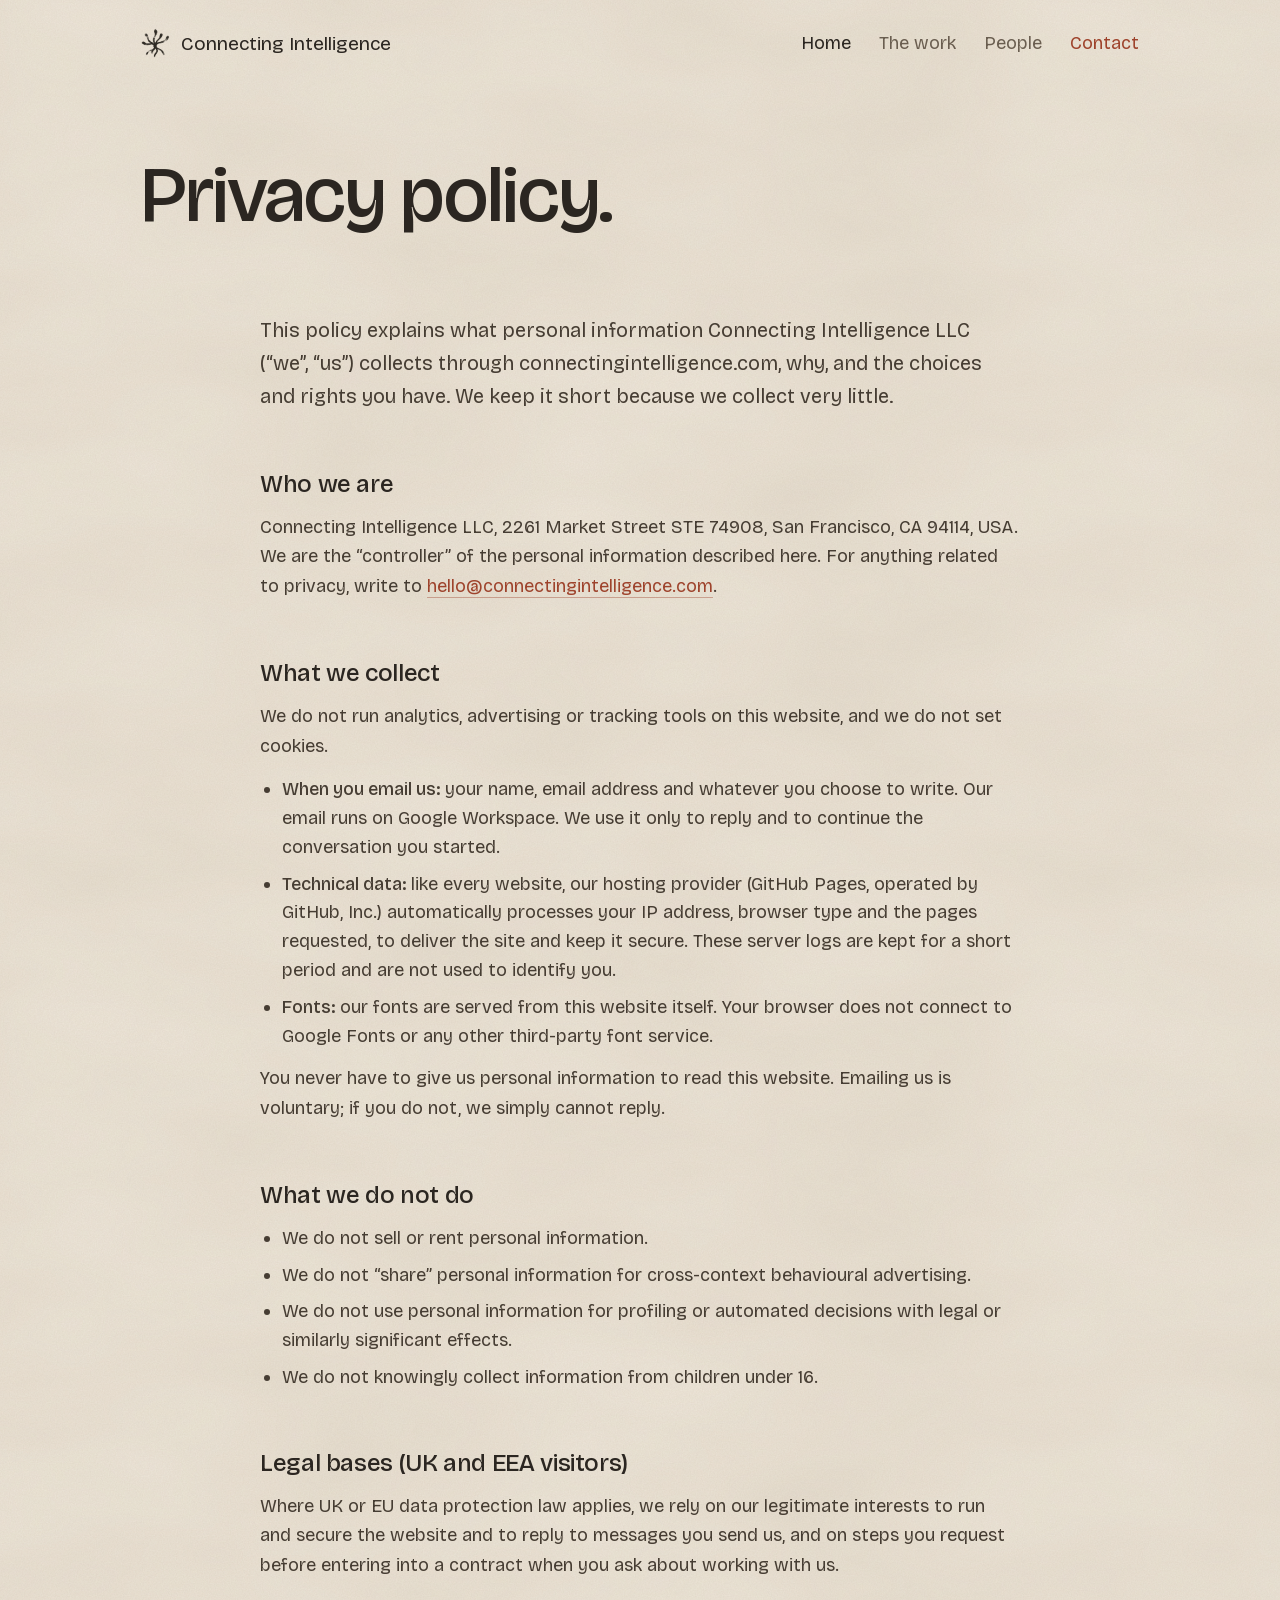
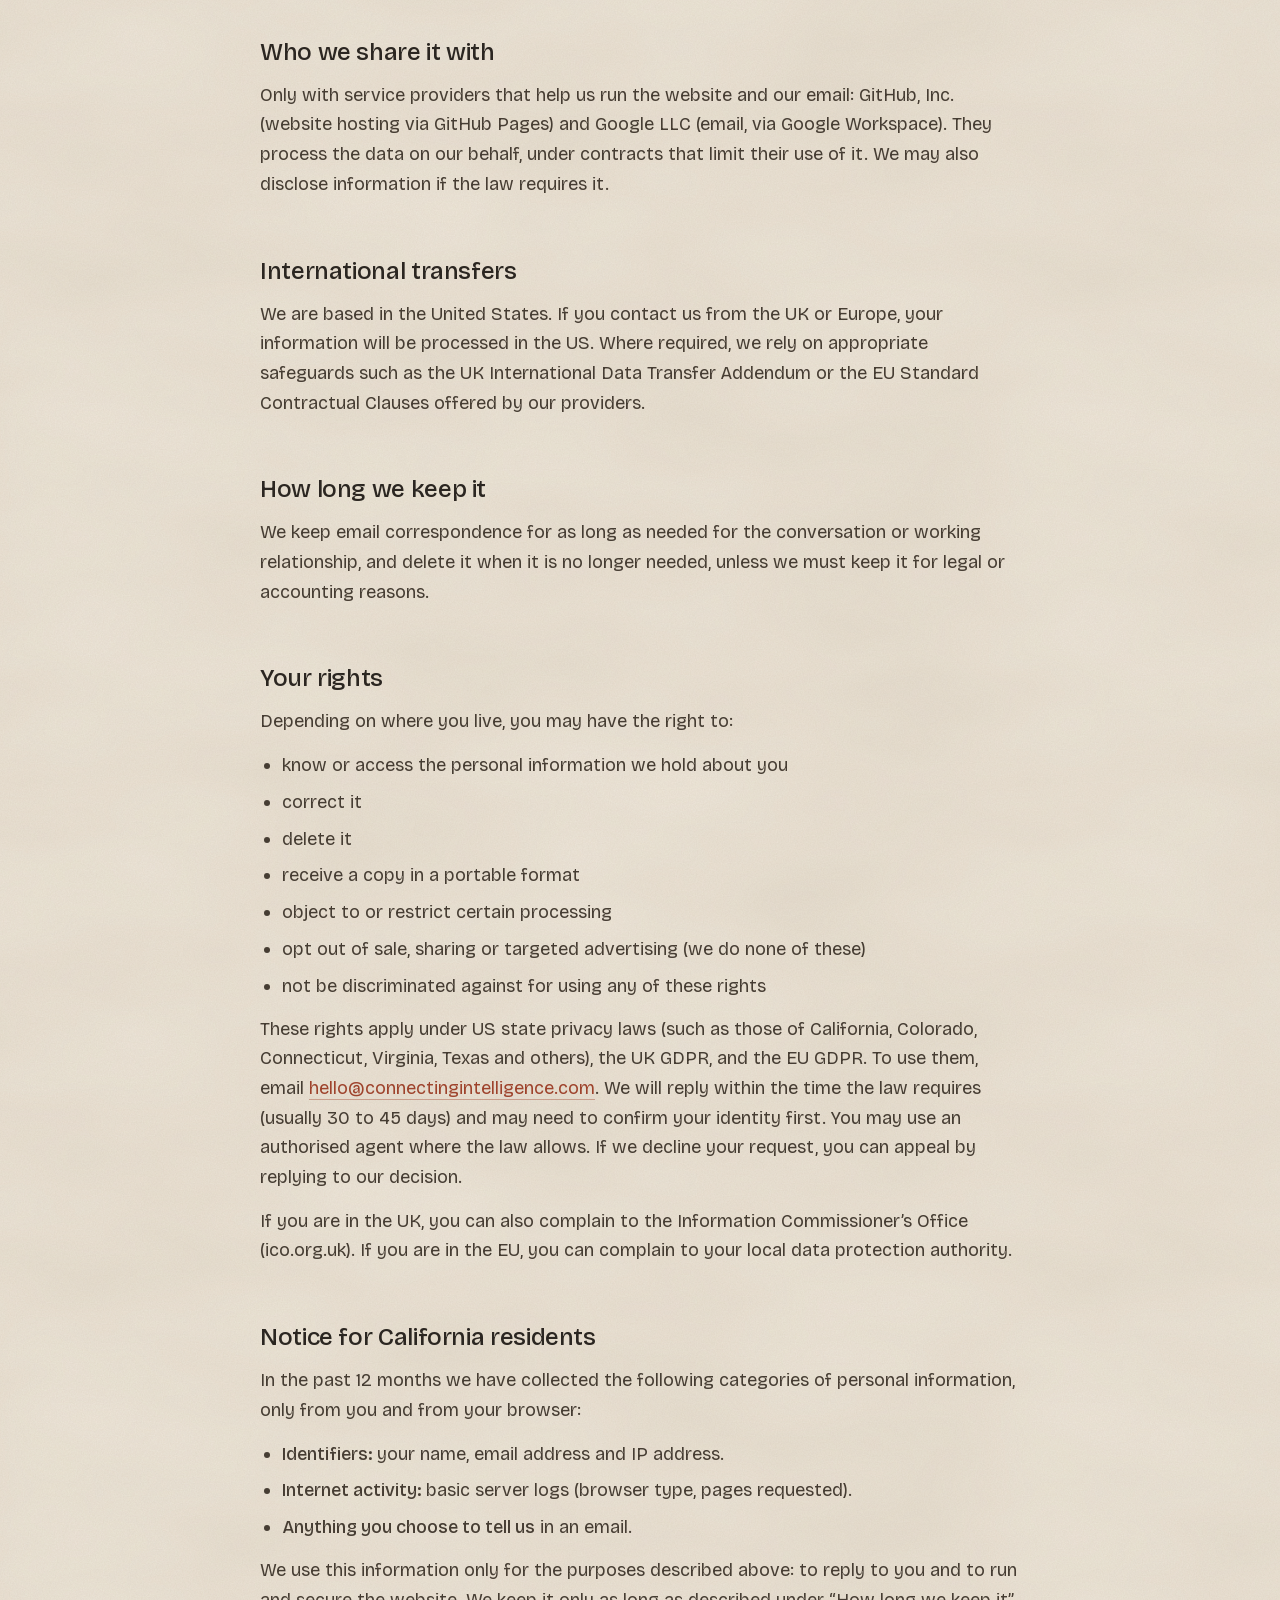
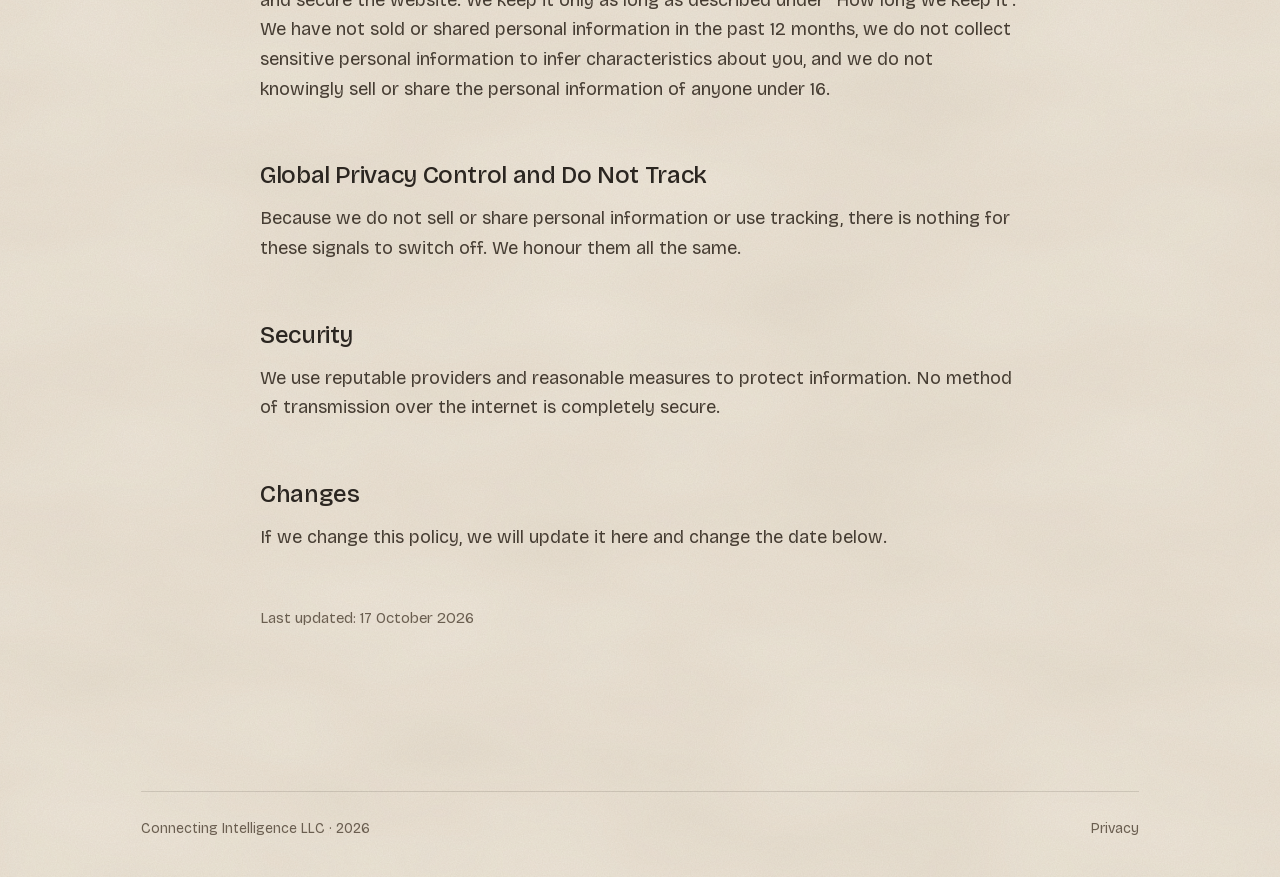
<file: privacy.html>
<!doctype html>
<html lang="en">
<head>
<meta charset="utf-8">
<meta name="viewport" content="width=device-width, initial-scale=1">
<title>Privacy — Connecting Intelligence</title>
<meta name="description" content="Connecting Intelligence works with the teams building frontier AI on the culture they build it from: Presence Games, facilitation, organisational development and coaching.">
<link rel="icon" href="/favicon.ico?v=2" sizes="any">
<link rel="icon" type="image/png" sizes="32x32" href="/assets/favicon-32.png?v=2">
<link rel="apple-touch-icon" href="/assets/apple-touch-icon.png?v=2">
<link rel="preload" href="/assets/fonts/BricolageGrotesque-400-normal-latin.woff2" as="font" type="font/woff2" crossorigin>
<style>html{-webkit-text-size-adjust:100%;text-size-adjust:100%}
#contact-pop:not([hidden]){display:contents}
@media (max-width: 600px){
  header nav{gap:4px 18px !important;font-size:16px !important}
  header nav button{font-size:16px !important}
  header > a span span{font-size:17px !important}
  .my-logo{display:none !important}
  [style*="min-height: 820px"]{min-height:0 !important}
  [style*="min-height: 820px"] > section{padding-top:72px !important;padding-bottom:88px !important}
}
/* paper texture lives in the paper backgrounds themselves: no overlay, no blending, text stays crisp */
body,[style*="background: #F2EBDF"],[style*="background: #E2D5BF"]{background-image:url(/assets/grain.webp),url(/assets/cloud.webp) !important;background-size:300px 300px,1000px 1000px !important;background-repeat:repeat !important}
@media (max-width: 800px), (hover: none){.st-breathe,.v-breathe,.v-drift-l,.v-drift-r,.my-twinkle{animation:none !important}.leaf-sway{animation-name:leaf-in !important;animation-duration:.68s !important;animation-iteration-count:1 !important;animation-fill-mode:both !important}}
/* performance: keep frequent small updates from repainting the whole page */
.tw-mono{contain:layout paint}
@view-transition{navigation:auto}
::view-transition-old(root),::view-transition-new(root){animation-duration:.22s}
@media (max-width: 800px){
  svg[viewBox="0 0 440 540"]{width:min(70vw,300px) !important;margin:12px auto 36px !important}
  figure:has(> svg[aria-label^="Two overlapping"]){margin-top:-28px !important}
  figure:has(> img[src*="w-solidago"]){width:min(78vw,360px) !important;margin:8px auto 20px !important}
  [data-plate]{margin:36px auto 0 !important}
  img[src*="w-nine-ink"]{width:880px !important;left:calc(50% - 880px * 0.507) !important;top:calc(52% - 880px * 0.148) !important;opacity:0.45 !important}
  [style*="width: 960px; height: 560px"]{width:380px !important;height:230px !important}
}
</style>
<link rel="stylesheet" href="assets/fonts.css">
<style>
body{margin:0;background:#F2EBDF}
a{color:#2B2621;text-decoration:none}a:hover{color:#9E432C}
.tw-mono{font-family:'Fragment Mono', 'Courier New', monospace !important}
.hl{background-image:linear-gradient(100deg,rgba(217,160,74,0) 0%,rgba(217,160,74,.38) 2%,rgba(222,168,84,.30) 60%,rgba(217,160,74,.42) 97%,rgba(217,160,74,0) 100%);background-size:100% 46%;background-position:0 88%;background-repeat:no-repeat;-webkit-box-decoration-break:clone;box-decoration-break:clone;padding:0 4px;border-radius:2px}

.my-draw{stroke-dasharray:1;animation:my-draw 1.4s cubic-bezier(.4,0,.2,1) both}
@keyframes my-draw{from{stroke-dashoffset:1}to{stroke-dashoffset:0}}
.my-pop{transform-box:fill-box;transform-origin:center;animation:my-pop .6s cubic-bezier(.3,1.6,.5,1) both}
@keyframes my-pop{from{transform:scale(0)}to{transform:scale(1)}}
.my-sig{stroke-dasharray:.035 .965;animation:my-sig 5s linear infinite}
@keyframes my-sig{from{stroke-dashoffset:1}to{stroke-dashoffset:0}}
.my-logo{transform-box:fill-box;transform-origin:center;animation:my-logo 1.2s cubic-bezier(.2,.8,.2,1) both, my-breath 7s ease-in-out 2s infinite}
@keyframes my-logo{from{transform:scale(.7);opacity:0}to{transform:scale(1);opacity:1}}
@keyframes my-breath{0%,100%{transform:scale(1)}50%{transform:scale(1.04)}}
.my-twinkle{animation:my-tw 4s ease-in-out infinite}
@keyframes my-tw{0%,100%{opacity:1}50%{opacity:.35}}
@media (prefers-reduced-motion: reduce){.my-draw,.my-pop,.my-sig,.my-logo,.my-twinkle{animation:none}.my-sig{display:none}}

@keyframes w-in{from{opacity:0;transform:translateY(6px)}to{opacity:1;transform:none}}
.w-in{display:inline-block;animation:w-in .6s ease both}
@media (prefers-reduced-motion: reduce){.w-in{animation:none}}
em, [style*="font-style: italic"] {font-family: 'EB Garamond', Georgia, serif !important}
h1 {font-weight: 500 !important; letter-spacing: -0.025em !important; line-height: 0.98 !important}
</style>
</head>
<body>
<div style="position: relative; font-family: 'Bricolage Grotesque', 'Helvetica Neue', sans-serif; color: #2B2621; background: #F2EBDF; overflow: hidden; min-height: 100vh; display: flex; flex-direction: column">
  <svg aria-hidden="true" width="0" height="0" style="position: absolute">
  <filter id="pp-brush" x="-15%" y="-15%" width="130%" height="130%">
    <feTurbulence type="fractalNoise" baseFrequency="0.03" numOctaves="2" seed="7" result="n"></feTurbulence>
    <feDisplacementMap in="SourceGraphic" in2="n" scale="16" xChannelSelector="R" yChannelSelector="G" result="d"></feDisplacementMap>
    <feTurbulence type="fractalNoise" baseFrequency="0.7 0.06" numOctaves="2" seed="3" result="g"></feTurbulence>
    <feColorMatrix in="g" type="matrix" values="0 0 0 0 0  0 0 0 0 0  0 0 0 0 0  -2.4 0 0 0 2.05" result="gm"></feColorMatrix>
    <feComposite in="d" in2="gm" operator="in"></feComposite>
  </filter>
  <filter id="pp-ink" x="-5%" y="-60%" width="110%" height="220%">
    <feTurbulence type="fractalNoise" baseFrequency="0.04" numOctaves="2" seed="5" result="n"></feTurbulence>
    <feDisplacementMap in="SourceGraphic" in2="n" scale="9" xChannelSelector="R" yChannelSelector="G" result="d"></feDisplacementMap>
    <feTurbulence type="fractalNoise" baseFrequency="0.5 0.04" numOctaves="2" seed="8" result="g"></feTurbulence>
    <feColorMatrix in="g" type="matrix" values="0 0 0 0 0  0 0 0 0 0  0 0 0 0 0  -1.3 0 0 0 1.6" result="gm"></feColorMatrix>
    <feComposite in="d" in2="gm" operator="in"></feComposite>
  </filter>
  <filter id="pp-soft" x="-15%" y="-15%" width="130%" height="130%">
    <feTurbulence type="fractalNoise" baseFrequency="0.02" numOctaves="2" seed="11" result="n"></feTurbulence>
    <feDisplacementMap in="SourceGraphic" in2="n" scale="22" xChannelSelector="R" yChannelSelector="G"></feDisplacementMap>
  </filter>
</svg>
  <div style="position: relative"><header style="position: relative; z-index: 30; width: 100%; box-sizing: border-box; max-width: 1580px; margin: 0 auto; padding: 20px clamp(40px, 11vw, 170px); display: flex; flex-wrap: wrap; align-items: center; justify-content: space-between; gap: 12px">
    <a href="/" aria-label="Connecting Intelligence, home" style="display: inline-flex; align-items: center"><span style="display: inline-flex; align-items: center; gap: 10px"><img src="assets/logo-brush.png" alt="" style="width: 30px; height: 30px; mix-blend-mode: multiply"><span style="font-family: 'Bricolage Grotesque', 'Helvetica Neue', sans-serif; font-size: 19px">Connecting Intelligence</span></span></a>
    <nav style="position: relative; display: flex; flex-wrap: wrap; align-items: center; gap: 4px 28px; font-family: 'Bricolage Grotesque', 'Helvetica Neue', sans-serif; font-size: 18px">
      <a href="/" style="padding: 12px 0">Home</a>
      <a href="/work" style="padding: 12px 0; color: #6A5E50">The work</a>
      <a href="/people" style="padding: 12px 0; color: #6A5E50">People</a>
      <button type="button" id="contact-btn" aria-expanded="false" aria-controls="contact-pop" style="font-family: 'Bricolage Grotesque', 'Helvetica Neue', sans-serif; font-size: 18px; cursor: pointer; border: none; background: none; padding: 12px 0; min-height: 44px; color: #9E432C">Contact</button>
      <div id="contact-pop" hidden>
        <div role="dialog" aria-label="Contact" style="position: absolute; right: -6px; top: calc(100% + 14px); width: min(400px, 86vw); box-sizing: border-box; background: #F6F0E4; padding: 24px 26px 22px; box-shadow: 0 18px 40px rgba(70,50,30,0.2); transform: rotate(-0.6deg); text-align: left">
          <p style="margin: 0 0 8px; font-size: 24px">Start a conversation</p>
          <p style="margin: 0; font-size: 17px; line-height: 1.5; color: #6A5E50">Working inside a lab and feeling this question? Write to us.</p>
          <a href="mailto:hello@connectingintelligence.com" style="display: inline-flex; align-items: center; min-height: 44px; margin-top: 10px; color: #9E432C; text-decoration: underline; text-underline-offset: 4px; font-size: 18px">hello@connectingintelligence.com</a>
        </div>
      </div>
    </nav>
  </header></div>
  <section style="position: relative; z-index: 2; max-width: 1580px; width: 100%; box-sizing: border-box; margin: 0 auto; padding: 70px clamp(40px, 11vw, 170px) 60px">
      <h1 style="margin: 0; font-size: clamp(3rem, 6.2vw, 5.4rem); max-width: 12ch">Privacy policy.</h1>
    </section>
    <section style="position: relative; z-index: 2"><div style="max-width: 760px; margin: 0 auto; padding: 20px 40px 120px"><p style="margin: 0 0 14px; font-size: 18px; line-height: 1.65; color: #463D33; font-size: 20px">This policy explains what personal information Connecting Intelligence LLC (“we”, “us”) collects through connectingintelligence.com, why, and the choices and rights you have. We keep it short because we collect very little.</p><h2 style="margin: 56px 0 14px; font-size: clamp(1.4rem, 1.9vw, 1.625rem); font-weight: 500; letter-spacing: -0.015em">Who we are</h2><p style="margin: 0 0 14px; font-size: 18px; line-height: 1.65; color: #463D33">Connecting Intelligence LLC, 2261 Market Street STE 74908, San Francisco, CA 94114, USA. We are the “controller” of the personal information described here. For anything related to privacy, write to <a href="mailto:hello@connectingintelligence.com" style="color: #9E432C; border-bottom: 1px solid rgba(158,67,44,0.4)">hello@connectingintelligence.com</a>.</p><h2 style="margin: 56px 0 14px; font-size: clamp(1.4rem, 1.9vw, 1.625rem); font-weight: 500; letter-spacing: -0.015em">What we collect</h2><p style="margin: 0 0 14px; font-size: 18px; line-height: 1.65; color: #463D33">We do not run analytics, advertising or tracking tools on this website, and we do not set cookies.</p><ul style="margin: 0 0 14px; padding-left: 22px"><li style="margin: 0 0 8px; font-size: 18px; line-height: 1.6; color: #463D33"><strong>When you email us:</strong> your name, email address and whatever you choose to write. Our email runs on Google Workspace. We use it only to reply and to continue the conversation you started.</li><li style="margin: 0 0 8px; font-size: 18px; line-height: 1.6; color: #463D33"><strong>Technical data:</strong> like every website, our hosting provider (GitHub Pages, operated by GitHub, Inc.) automatically processes your IP address, browser type and the pages requested, to deliver the site and keep it secure. These server logs are kept for a short period and are not used to identify you.</li><li style="margin: 0 0 8px; font-size: 18px; line-height: 1.6; color: #463D33"><strong>Fonts:</strong> our fonts are served from this website itself. Your browser does not connect to Google Fonts or any other third-party font service.</li></ul><p style="margin: 0 0 14px; font-size: 18px; line-height: 1.65; color: #463D33">You never have to give us personal information to read this website. Emailing us is voluntary; if you do not, we simply cannot reply.</p><h2 style="margin: 56px 0 14px; font-size: clamp(1.4rem, 1.9vw, 1.625rem); font-weight: 500; letter-spacing: -0.015em">What we do not do</h2><ul style="margin: 0 0 14px; padding-left: 22px"><li style="margin: 0 0 8px; font-size: 18px; line-height: 1.6; color: #463D33">We do not sell or rent personal information.</li><li style="margin: 0 0 8px; font-size: 18px; line-height: 1.6; color: #463D33">We do not “share” personal information for cross-context behavioural advertising.</li><li style="margin: 0 0 8px; font-size: 18px; line-height: 1.6; color: #463D33">We do not use personal information for profiling or automated decisions with legal or similarly significant effects.</li><li style="margin: 0 0 8px; font-size: 18px; line-height: 1.6; color: #463D33">We do not knowingly collect information from children under 16.</li></ul><h2 style="margin: 56px 0 14px; font-size: clamp(1.4rem, 1.9vw, 1.625rem); font-weight: 500; letter-spacing: -0.015em">Legal bases (UK and EEA visitors)</h2><p style="margin: 0 0 14px; font-size: 18px; line-height: 1.65; color: #463D33">Where UK or EU data protection law applies, we rely on our legitimate interests to run and secure the website and to reply to messages you send us, and on steps you request before entering into a contract when you ask about working with us.</p><h2 style="margin: 56px 0 14px; font-size: clamp(1.4rem, 1.9vw, 1.625rem); font-weight: 500; letter-spacing: -0.015em">Who we share it with</h2><p style="margin: 0 0 14px; font-size: 18px; line-height: 1.65; color: #463D33">Only with service providers that help us run the website and our email: GitHub, Inc. (website hosting via GitHub Pages) and Google LLC (email, via Google Workspace). They process the data on our behalf, under contracts that limit their use of it. We may also disclose information if the law requires it.</p><h2 style="margin: 56px 0 14px; font-size: clamp(1.4rem, 1.9vw, 1.625rem); font-weight: 500; letter-spacing: -0.015em">International transfers</h2><p style="margin: 0 0 14px; font-size: 18px; line-height: 1.65; color: #463D33">We are based in the United States. If you contact us from the UK or Europe, your information will be processed in the US. Where required, we rely on appropriate safeguards such as the UK International Data Transfer Addendum or the EU Standard Contractual Clauses offered by our providers.</p><h2 style="margin: 56px 0 14px; font-size: clamp(1.4rem, 1.9vw, 1.625rem); font-weight: 500; letter-spacing: -0.015em">How long we keep it</h2><p style="margin: 0 0 14px; font-size: 18px; line-height: 1.65; color: #463D33">We keep email correspondence for as long as needed for the conversation or working relationship, and delete it when it is no longer needed, unless we must keep it for legal or accounting reasons.</p><h2 style="margin: 56px 0 14px; font-size: clamp(1.4rem, 1.9vw, 1.625rem); font-weight: 500; letter-spacing: -0.015em">Your rights</h2><p style="margin: 0 0 14px; font-size: 18px; line-height: 1.65; color: #463D33">Depending on where you live, you may have the right to:</p><ul style="margin: 0 0 14px; padding-left: 22px"><li style="margin: 0 0 8px; font-size: 18px; line-height: 1.6; color: #463D33">know or access the personal information we hold about you</li><li style="margin: 0 0 8px; font-size: 18px; line-height: 1.6; color: #463D33">correct it</li><li style="margin: 0 0 8px; font-size: 18px; line-height: 1.6; color: #463D33">delete it</li><li style="margin: 0 0 8px; font-size: 18px; line-height: 1.6; color: #463D33">receive a copy in a portable format</li><li style="margin: 0 0 8px; font-size: 18px; line-height: 1.6; color: #463D33">object to or restrict certain processing</li><li style="margin: 0 0 8px; font-size: 18px; line-height: 1.6; color: #463D33">opt out of sale, sharing or targeted advertising (we do none of these)</li><li style="margin: 0 0 8px; font-size: 18px; line-height: 1.6; color: #463D33">not be discriminated against for using any of these rights</li></ul><p style="margin: 0 0 14px; font-size: 18px; line-height: 1.65; color: #463D33">These rights apply under US state privacy laws (such as those of California, Colorado, Connecticut, Virginia, Texas and others), the UK GDPR, and the EU GDPR. To use them, email <a href="mailto:hello@connectingintelligence.com" style="color: #9E432C; border-bottom: 1px solid rgba(158,67,44,0.4)">hello@connectingintelligence.com</a>. We will reply within the time the law requires (usually 30 to 45 days) and may need to confirm your identity first. You may use an authorised agent where the law allows. If we decline your request, you can appeal by replying to our decision.</p><p style="margin: 0 0 14px; font-size: 18px; line-height: 1.65; color: #463D33">If you are in the UK, you can also complain to the Information Commissioner’s Office (ico.org.uk). If you are in the EU, you can complain to your local data protection authority.</p><h2 style="margin: 56px 0 14px; font-size: clamp(1.4rem, 1.9vw, 1.625rem); font-weight: 500; letter-spacing: -0.015em">Notice for California residents</h2><p style="margin: 0 0 14px; font-size: 18px; line-height: 1.65; color: #463D33">In the past 12 months we have collected the following categories of personal information, only from you and from your browser:</p><ul style="margin: 0 0 14px; padding-left: 22px"><li style="margin: 0 0 8px; font-size: 18px; line-height: 1.6; color: #463D33"><strong>Identifiers:</strong> your name, email address and IP address.</li><li style="margin: 0 0 8px; font-size: 18px; line-height: 1.6; color: #463D33"><strong>Internet activity:</strong> basic server logs (browser type, pages requested).</li><li style="margin: 0 0 8px; font-size: 18px; line-height: 1.6; color: #463D33"><strong>Anything you choose to tell us</strong> in an email.</li></ul><p style="margin: 0 0 14px; font-size: 18px; line-height: 1.65; color: #463D33">We use this information only for the purposes described above: to reply to you and to run and secure the website. We keep it only as long as described under “How long we keep it”. We have not sold or shared personal information in the past 12 months, we do not collect sensitive personal information to infer characteristics about you, and we do not knowingly sell or share the personal information of anyone under 16.</p><h2 style="margin: 56px 0 14px; font-size: clamp(1.4rem, 1.9vw, 1.625rem); font-weight: 500; letter-spacing: -0.015em">Global Privacy Control and Do Not Track</h2><p style="margin: 0 0 14px; font-size: 18px; line-height: 1.65; color: #463D33">Because we do not sell or share personal information or use tracking, there is nothing for these signals to switch off. We honour them all the same.</p><h2 style="margin: 56px 0 14px; font-size: clamp(1.4rem, 1.9vw, 1.625rem); font-weight: 500; letter-spacing: -0.015em">Security</h2><p style="margin: 0 0 14px; font-size: 18px; line-height: 1.65; color: #463D33">We use reputable providers and reasonable measures to protect information. No method of transmission over the internet is completely secure.</p><h2 style="margin: 56px 0 14px; font-size: clamp(1.4rem, 1.9vw, 1.625rem); font-weight: 500; letter-spacing: -0.015em">Changes</h2><p style="margin: 0 0 14px; font-size: 18px; line-height: 1.65; color: #463D33">If we change this policy, we will update it here and change the date below.</p><p style="margin: 56px 0 0; font-size: 15px; color: #6A5E50">Last updated: 17 October 2026</p></div></section>
  <div style="position: relative"><footer style="position: relative; z-index: 2; max-width: 1240px; margin: 0 auto; padding: 44px clamp(40px, 11vw, 170px) 40px; color: #6A5E50">
    <div style="display: flex; flex-wrap: wrap; justify-content: space-between; gap: 10px 24px; padding-top: 28px; border-top: 1px solid rgba(43,38,33,0.14); font-size: 14px">
      <span>Connecting Intelligence LLC · 2026</span>
      <a href="/privacy" style="color: #6A5E50">Privacy</a>
    </div>
  </footer></div>
  
</div>
<script>
(function(){
  var b=document.getElementById('contact-btn'), p=document.getElementById('contact-pop');
  if(b&&p){ b.addEventListener('click',function(e){ e.stopPropagation(); var o=p.hidden; p.hidden=!o; b.setAttribute('aria-expanded',String(o)); });
    document.addEventListener('click',function(e){ if(!p.hidden && !p.contains(e.target)){ p.hidden=true; b.setAttribute('aria-expanded','false'); } });
    document.addEventListener('keydown',function(e){ if(e.key==='Escape'){ p.hidden=true; b.setAttribute('aria-expanded','false'); } }); }
  function clocks(){ document.querySelectorAll('[data-tz]').forEach(function(li){ var t='--:--'; try{ t=new Intl.DateTimeFormat('en-GB',{hour:'2-digit',minute:'2-digit',timeZone:li.dataset.tz}).format(new Date()); }catch(e){}
    li.querySelector('.clk-t').textContent=t; var h=parseInt(t,10), day=h>=6&&h<19, d=li.querySelector('.clk-dot');
    d.style.background=day?'#D9A04A':'transparent'; d.style.borderColor=day?'#D9A04A':'#8A7D6B'; }); }
  clocks(); setInterval(clocks,30000);
})();
</script>
</body>
</html>
</file>
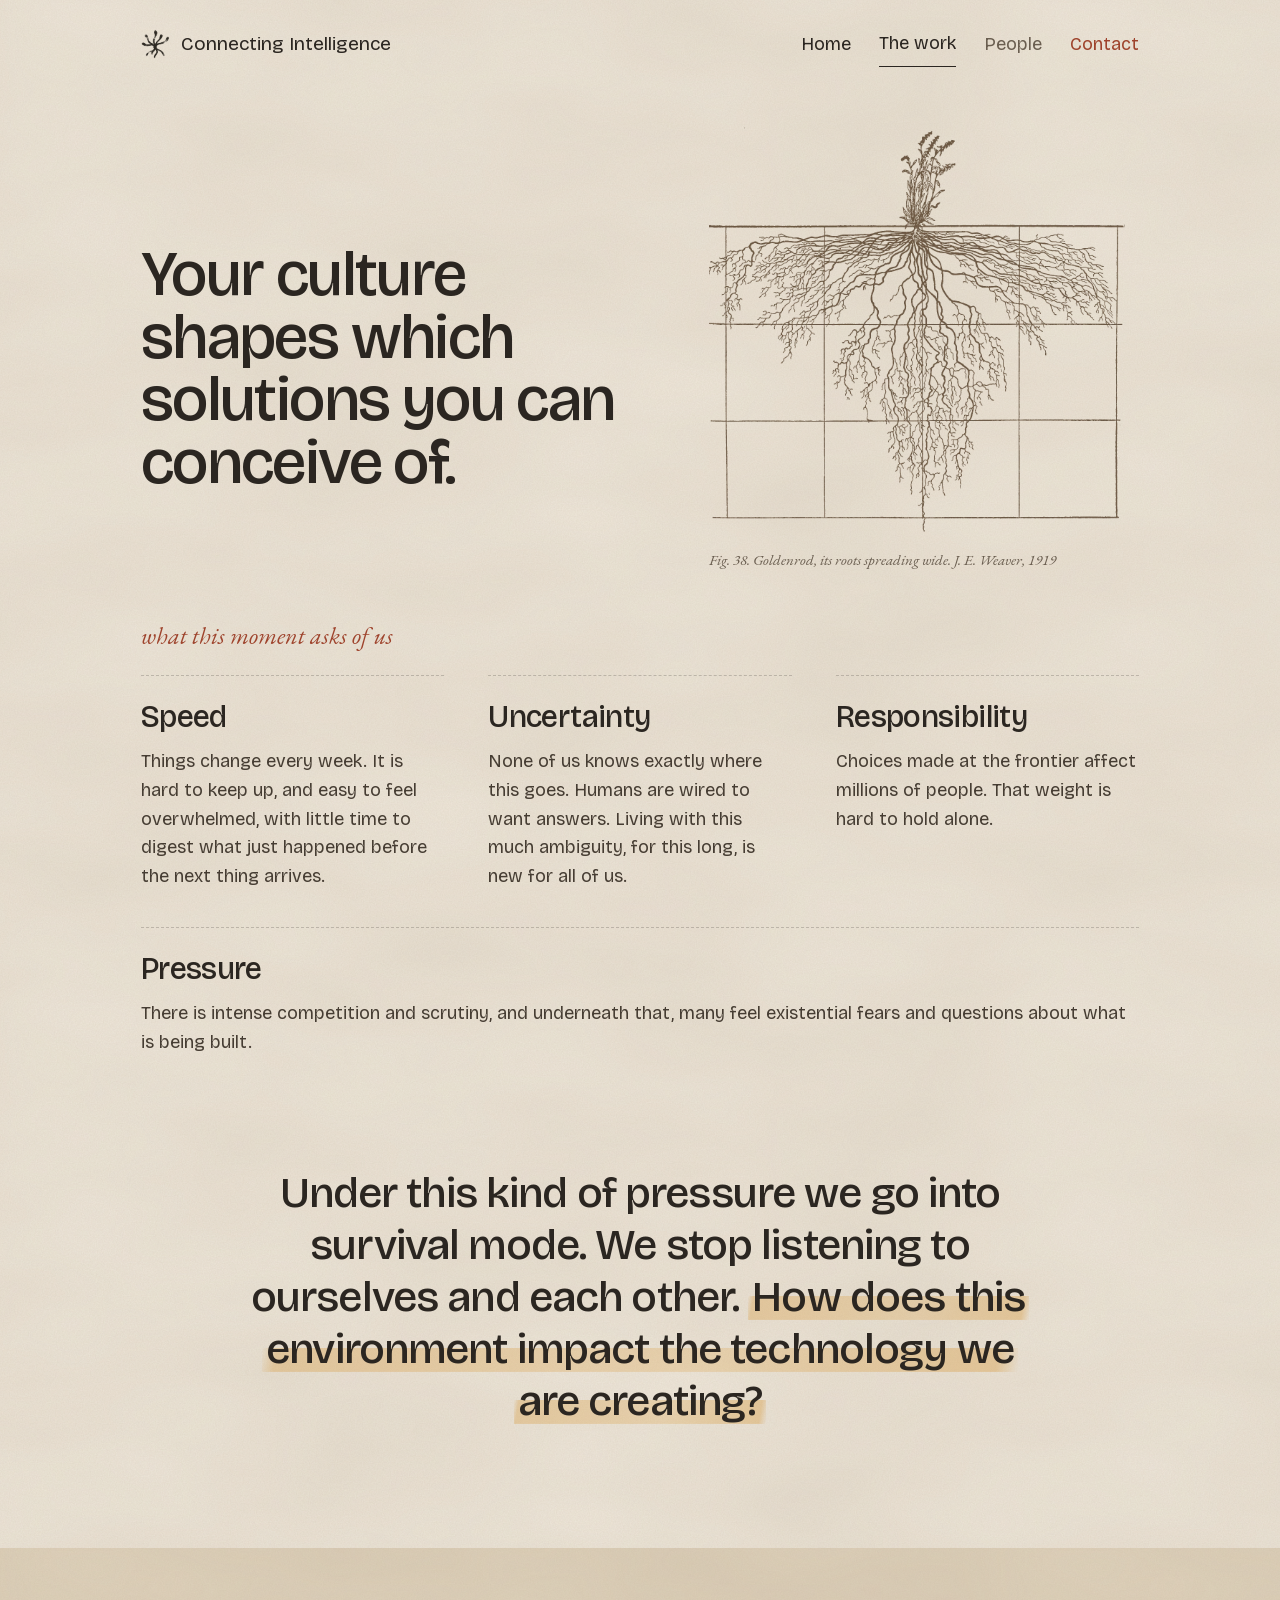
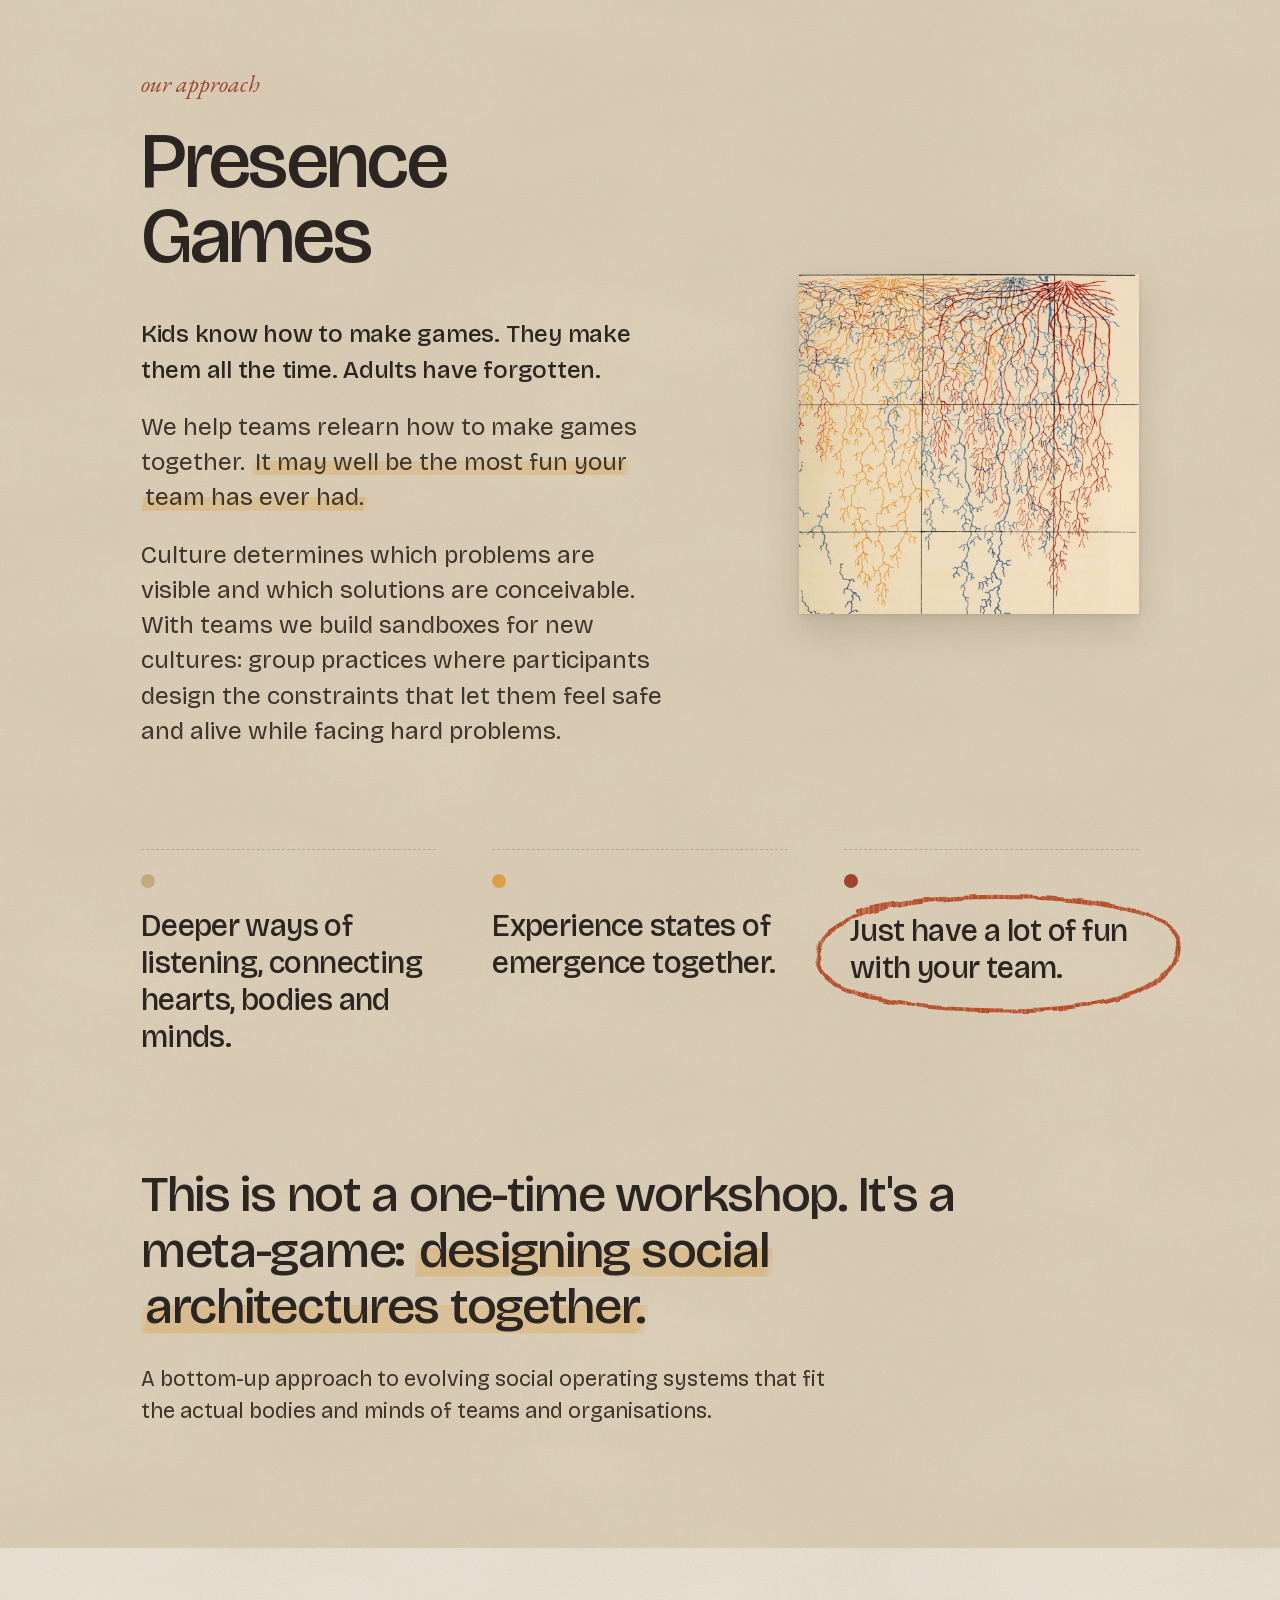
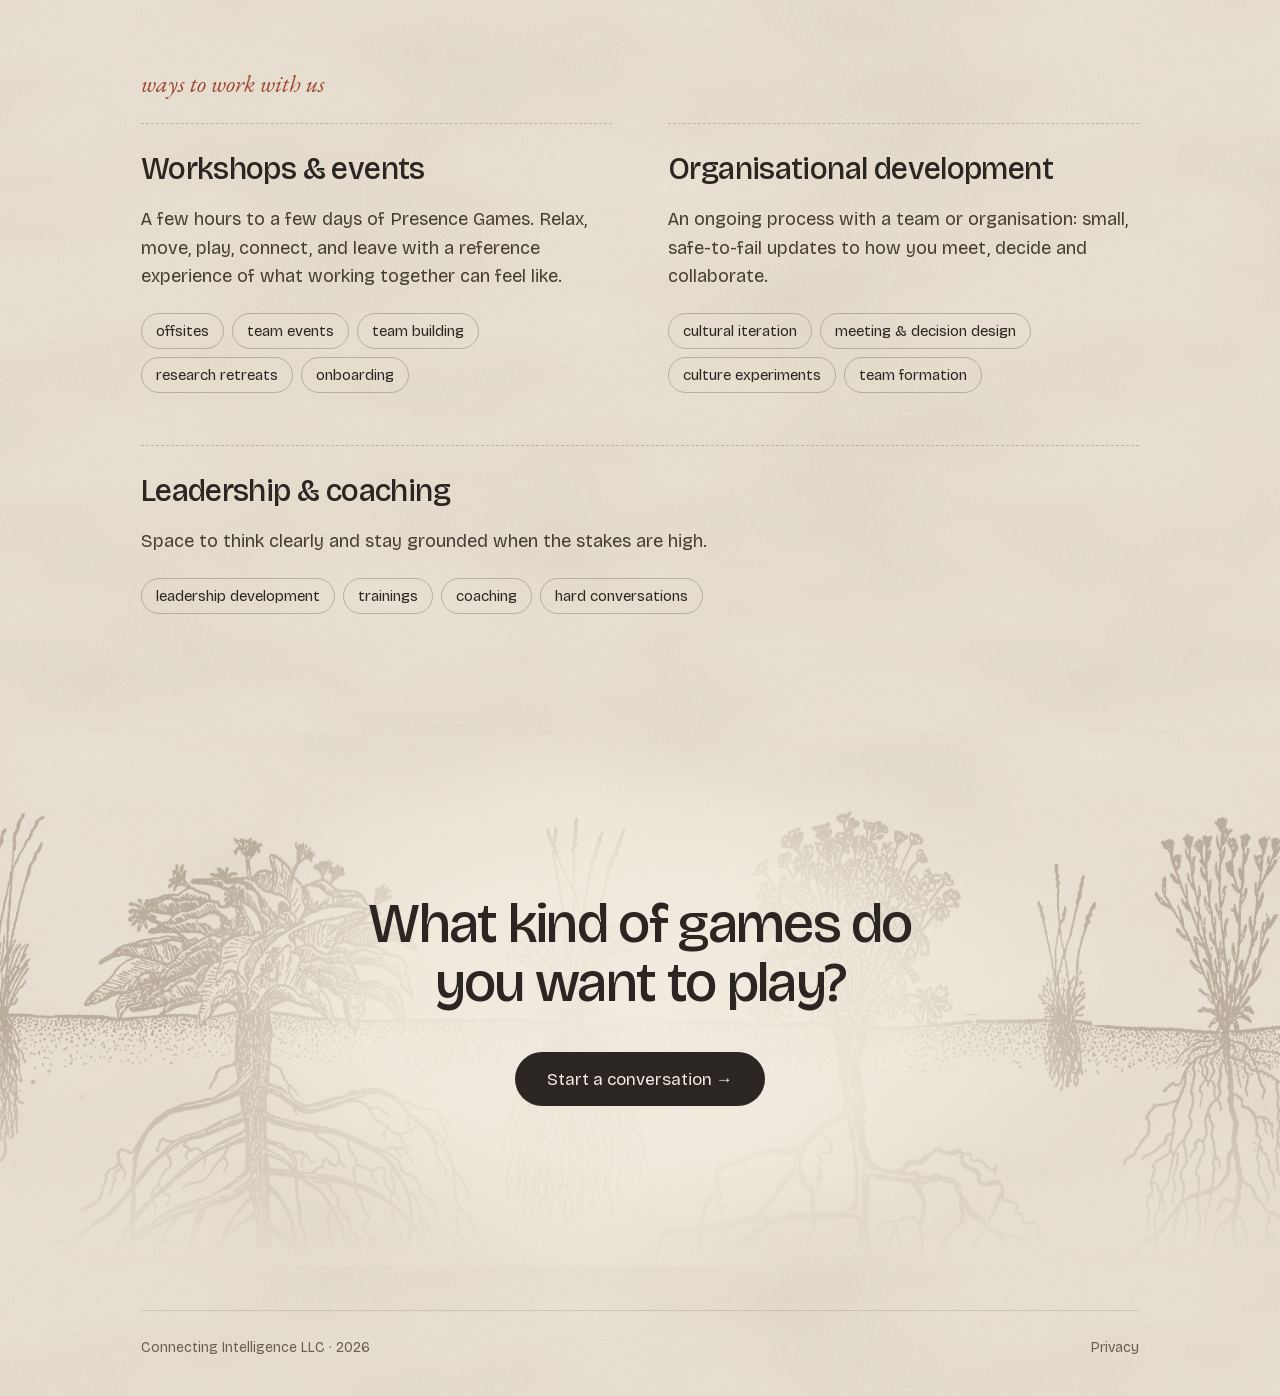
<file: work.html>
<!doctype html>
<html lang="en">
<head>
<meta charset="utf-8">
<meta name="viewport" content="width=device-width, initial-scale=1">
<title>The work — Connecting Intelligence</title>
<meta name="description" content="Connecting Intelligence works with the teams building frontier AI on the culture they build it from: Presence Games, facilitation, organisational development and coaching.">
<link rel="icon" href="/favicon.ico?v=2" sizes="any">
<link rel="icon" type="image/png" sizes="32x32" href="/assets/favicon-32.png?v=2">
<link rel="apple-touch-icon" href="/assets/apple-touch-icon.png?v=2">
<link rel="preload" href="/assets/fonts/BricolageGrotesque-400-normal-latin.woff2" as="font" type="font/woff2" crossorigin>
<style>html{-webkit-text-size-adjust:100%;text-size-adjust:100%}
#contact-pop:not([hidden]){display:contents}
@media (max-width: 600px){
  header nav{gap:4px 18px !important;font-size:16px !important}
  header nav button{font-size:16px !important}
  header > a span span{font-size:17px !important}
  .my-logo{display:none !important}
  [style*="min-height: 820px"]{min-height:0 !important}
  [style*="min-height: 820px"] > section{padding-top:72px !important;padding-bottom:88px !important}
}
/* paper texture lives in the paper backgrounds themselves: no overlay, no blending, text stays crisp */
body,[style*="background: #F2EBDF"],[style*="background: #E2D5BF"]{background-image:url(/assets/grain.webp),url(/assets/cloud.webp) !important;background-size:300px 300px,1000px 1000px !important;background-repeat:repeat !important}
@media (max-width: 800px), (hover: none){.st-breathe,.v-breathe,.v-drift-l,.v-drift-r,.my-twinkle{animation:none !important}.leaf-sway{animation-name:leaf-in !important;animation-duration:.68s !important;animation-iteration-count:1 !important;animation-fill-mode:both !important}}
/* performance: keep frequent small updates from repainting the whole page */
.tw-mono{contain:layout paint}
@view-transition{navigation:auto}
::view-transition-old(root),::view-transition-new(root){animation-duration:.22s}
@media (max-width: 800px){
  svg[viewBox="0 0 440 540"]{width:min(70vw,300px) !important;margin:12px auto 36px !important}
  figure:has(> svg[aria-label^="Two overlapping"]){margin-top:-28px !important}
  figure:has(> img[src*="w-solidago"]){width:min(78vw,360px) !important;margin:8px auto 20px !important}
  [data-plate]{margin:36px auto 0 !important}
  img[src*="w-nine-ink"]{width:880px !important;left:calc(50% - 880px * 0.507) !important;top:calc(52% - 880px * 0.148) !important;opacity:0.45 !important}
  [style*="width: 960px; height: 560px"]{width:380px !important;height:230px !important}
}
</style>
<link rel="stylesheet" href="assets/fonts.css">
<style>
body{margin:0;background:#F2EBDF}
a{color:#2B2621;text-decoration:none}a:hover{color:#9E432C}
.tw-mono{font-family:'Fragment Mono', 'Courier New', monospace !important}
.hl{background-image:linear-gradient(100deg,rgba(217,160,74,0) 0%,rgba(217,160,74,.38) 2%,rgba(222,168,84,.30) 60%,rgba(217,160,74,.42) 97%,rgba(217,160,74,0) 100%);background-size:100% 46%;background-position:0 88%;background-repeat:no-repeat;-webkit-box-decoration-break:clone;box-decoration-break:clone;padding:0 4px;border-radius:2px}

.my-draw{stroke-dasharray:1;animation:my-draw 1.4s cubic-bezier(.4,0,.2,1) both}
@keyframes my-draw{from{stroke-dashoffset:1}to{stroke-dashoffset:0}}
.my-pop{transform-box:fill-box;transform-origin:center;animation:my-pop .6s cubic-bezier(.3,1.6,.5,1) both}
@keyframes my-pop{from{transform:scale(0)}to{transform:scale(1)}}
.my-sig{stroke-dasharray:.035 .965;animation:my-sig 5s linear infinite}
@keyframes my-sig{from{stroke-dashoffset:1}to{stroke-dashoffset:0}}
.my-logo{transform-box:fill-box;transform-origin:center;animation:my-logo 1.2s cubic-bezier(.2,.8,.2,1) both, my-breath 7s ease-in-out 2s infinite}
@keyframes my-logo{from{transform:scale(.7);opacity:0}to{transform:scale(1);opacity:1}}
@keyframes my-breath{0%,100%{transform:scale(1)}50%{transform:scale(1.04)}}
.my-twinkle{animation:my-tw 4s ease-in-out infinite}
@keyframes my-tw{0%,100%{opacity:1}50%{opacity:.35}}
@media (prefers-reduced-motion: reduce){.my-draw,.my-pop,.my-sig,.my-logo,.my-twinkle{animation:none}.my-sig{display:none}}

@keyframes w-in{from{opacity:0;transform:translateY(6px)}to{opacity:1;transform:none}}
.w-in{display:inline-block;animation:w-in .6s ease both}
@media (prefers-reduced-motion: reduce){.w-in{animation:none}}
em, [style*="font-style: italic"] {font-family: 'EB Garamond', Georgia, serif !important}
h1 {font-weight: 500 !important; letter-spacing: -0.025em !important; line-height: 0.98 !important}
.hand-loop{stroke-dasharray:1;transition:stroke-dashoffset 2.4s cubic-bezier(.55,.05,.35,1) .2s}
@media (prefers-reduced-motion: reduce){.hand-loop{transition:none;stroke-dashoffset:0 !important}}
.w-cols{column-count:2;column-gap:72px}
.w-cols p{break-inside:avoid}
@media (max-width: 860px){.w-cols{column-count:1}}
.st-breathe{transform-box:fill-box;transform-origin:center;animation:st-breathe 7.7s ease-in-out infinite}
@keyframes st-breathe{0%,100%{transform:scale(1);opacity:1}50%{transform:scale(1.05);opacity:.8}}
.dot-wander{transform-box:fill-box;transform-origin:center;animation:dw-a 9s ease-in-out infinite}\n.dw-a{animation-name:dw-a}.dw-b{animation-name:dw-b}.dw-c{animation-name:dw-c}\n@keyframes dw-a{0%,100%{transform:translate(0,0) scale(1)}25%{transform:translate(5px,-4px) scale(1.15)}50%{transform:translate(1px,-8px) scale(.9)}75%{transform:translate(-5px,-3px) scale(1.1)}}\n@keyframes dw-b{0%,100%{transform:translate(0,0) scale(1)}30%{transform:translate(-6px,3px) scale(.9)}60%{transform:translate(-2px,7px) scale(1.15)}80%{transform:translate(4px,3px) scale(1)}}\n@keyframes dw-c{0%,100%{transform:translate(0,0) scale(1)}35%{transform:translate(4px,6px) scale(1.12)}70%{transform:translate(7px,-2px) scale(.92)}}\n@media (prefers-reduced-motion: reduce){.dot-wander{animation:none}}
.st-d3{animation-delay:-3s}
.st-d7{animation-delay:-7s}
.v-breathe{transform-box:fill-box;transform-origin:center;animation:v-breathe 14s ease-in-out infinite}
@keyframes v-breathe{0%,100%{transform:scale(.96);opacity:1}50%{transform:scale(1.07);opacity:.82}}
.v-drift-l{animation:v-drift-l 28s ease-in-out infinite}
.v-drift-r{animation:v-drift-r 28s ease-in-out infinite}
@keyframes v-drift-l{0%,100%{transform:translate(0,0)}33%{transform:translate(14px,-8px)}66%{transform:translate(-10px,6px)}}
@keyframes v-drift-r{0%,100%{transform:translate(0,0)}33%{transform:translate(-14px,-8px)}66%{transform:translate(10px,6px)}}
@media (prefers-reduced-motion: reduce){.v-breathe,.v-drift-l,.v-drift-r{animation:none}}
@media (prefers-reduced-motion: reduce){.st-breathe{animation:none}}
.leaf-sway{transform-box:fill-box;transform-origin:50% 100%;animation:leaf-in .68s ease both, leaf-sway 6s ease-in-out infinite}
@keyframes leaf-in{from{opacity:0}to{opacity:1}}
@keyframes leaf-sway{0%,100%{transform:rotate(-6deg)}50%{transform:rotate(6deg)}}
@media (prefers-reduced-motion: reduce){.leaf-sway{animation:none}}
.canopy-in{opacity:0;animation:canopy-in 1.95s ease both}@keyframes canopy-in{to{opacity:1}}@media (prefers-reduced-motion: reduce){.canopy-in{animation:none;opacity:1}}
.grow-in{animation:grow-in 2.4s cubic-bezier(.4,0,.2,1) .3s both}
@keyframes grow-in{from{clip-path:inset(0 0 100% 0);opacity:.2}to{clip-path:inset(0 0 0 0);opacity:1}}
@media (prefers-reduced-motion: reduce){.grow-in{animation:none}}
</style>
</head>
<body>
<div style="position: relative; font-family: 'Bricolage Grotesque', 'Helvetica Neue', sans-serif; color: #2B2621; background: #F2EBDF; overflow: hidden; min-height: 100vh; display: flex; flex-direction: column">
  <svg aria-hidden="true" width="0" height="0" style="position: absolute">
  <filter id="w-brush" x="-15%" y="-15%" width="130%" height="130%">
    <feTurbulence type="fractalNoise" baseFrequency="0.03" numOctaves="2" seed="7" result="n"></feTurbulence>
    <feDisplacementMap in="SourceGraphic" in2="n" scale="16" xChannelSelector="R" yChannelSelector="G" result="d"></feDisplacementMap>
    <feTurbulence type="fractalNoise" baseFrequency="0.7 0.06" numOctaves="2" seed="3" result="g"></feTurbulence>
    <feColorMatrix in="g" type="matrix" values="0 0 0 0 0  0 0 0 0 0  0 0 0 0 0  -2.4 0 0 0 2.05" result="gm"></feColorMatrix>
    <feComposite in="d" in2="gm" operator="in"></feComposite>
  </filter>
  <filter id="w-ink" x="-5%" y="-60%" width="110%" height="220%">
    <feTurbulence type="fractalNoise" baseFrequency="0.04" numOctaves="2" seed="5" result="n"></feTurbulence>
    <feDisplacementMap in="SourceGraphic" in2="n" scale="9" xChannelSelector="R" yChannelSelector="G" result="d"></feDisplacementMap>
    <feTurbulence type="fractalNoise" baseFrequency="0.5 0.04" numOctaves="2" seed="8" result="g"></feTurbulence>
    <feColorMatrix in="g" type="matrix" values="0 0 0 0 0  0 0 0 0 0  0 0 0 0 0  -1.3 0 0 0 1.6" result="gm"></feColorMatrix>
    <feComposite in="d" in2="gm" operator="in"></feComposite>
  </filter>
  <filter id="w-soft" x="-15%" y="-15%" width="130%" height="130%">
    <feTurbulence type="fractalNoise" baseFrequency="0.02" numOctaves="2" seed="11" result="n"></feTurbulence>
    <feDisplacementMap in="SourceGraphic" in2="n" scale="22" xChannelSelector="R" yChannelSelector="G"></feDisplacementMap>
  </filter>
</svg>
  <div style="position: relative"><header style="position: relative; z-index: 30; width: 100%; box-sizing: border-box; max-width: 1580px; margin: 0 auto; padding: 20px clamp(40px, 11vw, 170px); display: flex; flex-wrap: wrap; align-items: center; justify-content: space-between; gap: 12px">
    <a href="/" aria-label="Connecting Intelligence, home" style="display: inline-flex; align-items: center"><span style="display: inline-flex; align-items: center; gap: 10px"><img src="assets/logo-brush.png" alt="" style="width: 30px; height: 30px; mix-blend-mode: multiply"><span style="font-family: 'Bricolage Grotesque', 'Helvetica Neue', sans-serif; font-size: 19px">Connecting Intelligence</span></span></a>
    <nav style="position: relative; display: flex; flex-wrap: wrap; align-items: center; gap: 4px 28px; font-family: 'Bricolage Grotesque', 'Helvetica Neue', sans-serif; font-size: 18px">
      <a href="/" style="padding: 12px 0">Home</a>
      <a href="/work" aria-current="page" style="padding: 12px 0; color: #6A5E50; color: #2B2621; border-bottom: 1px solid #2B2621">The work</a>
      <a href="/people" style="padding: 12px 0; color: #6A5E50">People</a>
      <button type="button" id="contact-btn" aria-expanded="false" aria-controls="contact-pop" style="font-family: 'Bricolage Grotesque', 'Helvetica Neue', sans-serif; font-size: 18px; cursor: pointer; border: none; background: none; padding: 12px 0; min-height: 44px; color: #9E432C">Contact</button>
      <div id="contact-pop" hidden>
        <div role="dialog" aria-label="Contact" style="position: absolute; right: -6px; top: calc(100% + 14px); width: min(400px, 86vw); box-sizing: border-box; background: #F6F0E4; padding: 24px 26px 22px; box-shadow: 0 18px 40px rgba(70,50,30,0.2); transform: rotate(-0.6deg); text-align: left">
          <p style="margin: 0 0 8px; font-size: 24px">Start a conversation</p>
          <p style="margin: 0; font-size: 17px; line-height: 1.5; color: #6A5E50">Working inside a lab and feeling this question? Write to us.</p>
          <a href="mailto:hello@connectingintelligence.com" style="display: inline-flex; align-items: center; min-height: 44px; margin-top: 10px; color: #9E432C; text-decoration: underline; text-underline-offset: 4px; font-size: 18px">hello@connectingintelligence.com</a>
        </div>
      </div>
    </nav>
  </header></div>
  <section style="position: relative; z-index: 2; max-width: 1580px; width: 100%; box-sizing: border-box; margin: 0 auto; padding: 40px clamp(40px, 11vw, 170px) 0; display: flex; flex-wrap: wrap; align-items: center; gap: 60px 40px">
      <div style="position: relative; z-index: 1; flex: 1 1 460px; min-width: 0">
        <h1 style="margin: 0; font-size: clamp(2.8rem, 5vw, 4.6rem); max-width: 13ch">Your culture shapes which solutions you can conceive of.</h1>
      </div>
      <figure style="flex: 0 0 auto; width: min(34vw, 430px); margin: 0 0 40px auto">
        <img src="assets/w-solidago-ink.webp" alt="Fig. 38: a goldenrod plant and its widely spreading roots, drawn to scale on a grid (J. E. Weaver, 1919)" style="width: 100%; display: block; opacity: 0.9">
        <figcaption style="margin-top: 12px; font-style: italic; font-size: 15px; line-height: 1.4; color: #6A5E50">Fig. 38. Goldenrod, its roots spreading wide. J. E. Weaver, 1919</figcaption>
      </figure>
    </section><section style="position: relative; z-index: 2"><div style="max-width: 1240px; margin: 0 auto; padding: 10px clamp(40px, 11vw, 170px) 120px">
      <p style="margin: 0 0 24px; font-family: 'Bricolage Grotesque', 'Helvetica Neue', sans-serif; font-style: italic; font-size: 24px; color: #9E432C">what this moment asks of us</p>
      <ul style="list-style: none; margin: 0; padding: 0; display: flex; flex-wrap: wrap; gap: 36px 44px"><li style="flex: 1 1 240px; min-width: 0; padding-top: 22px; border-top: 1.5px dashed rgba(43,38,33,0.22)">
        <h3 style="margin: 0 0 12px; font-size: clamp(1.6rem, 2.4vw, 2.125rem); font-weight: 500; letter-spacing: -0.02em">Speed</h3>
        <p style="margin: 0; font-size: 18px; line-height: 1.6; color: #463D33">Things change every week. It is hard to keep up, and easy to feel overwhelmed, with little time to digest what just happened before the next thing arrives.</p></li><li style="flex: 1 1 240px; min-width: 0; padding-top: 22px; border-top: 1.5px dashed rgba(43,38,33,0.22)">
        <h3 style="margin: 0 0 12px; font-size: clamp(1.6rem, 2.4vw, 2.125rem); font-weight: 500; letter-spacing: -0.02em">Uncertainty</h3>
        <p style="margin: 0; font-size: 18px; line-height: 1.6; color: #463D33">None of us knows exactly where this goes. Humans are wired to want answers. Living with this much ambiguity, for this long, is new for all of us.</p></li><li style="flex: 1 1 240px; min-width: 0; padding-top: 22px; border-top: 1.5px dashed rgba(43,38,33,0.22)">
        <h3 style="margin: 0 0 12px; font-size: clamp(1.6rem, 2.4vw, 2.125rem); font-weight: 500; letter-spacing: -0.02em">Responsibility</h3>
        <p style="margin: 0; font-size: 18px; line-height: 1.6; color: #463D33">Choices made at the frontier affect millions of people. That weight is hard to hold alone.</p></li><li style="flex: 1 1 240px; min-width: 0; padding-top: 22px; border-top: 1.5px dashed rgba(43,38,33,0.22)">
        <h3 style="margin: 0 0 12px; font-size: clamp(1.6rem, 2.4vw, 2.125rem); font-weight: 500; letter-spacing: -0.02em">Pressure</h3>
        <p style="margin: 0; font-size: 18px; line-height: 1.6; color: #463D33">There is intense competition and scrutiny, and underneath that, many feel existential fears and questions about what is being built.</p></li></ul>
      <p style="margin: 110px auto 0; max-width: 30ch; text-align: center; font-size: clamp(1.9rem, 3.4vw, 2.9rem); line-height: 1.2; font-weight: 500; letter-spacing: -0.02em">Under this kind of pressure we go into survival mode. We stop listening to ourselves and each other. <span class="hl">How does this environment impact the technology we are creating?</span></p>
      
      
      
    </div></section><section style="position: relative; z-index: 2; background: #E2D5BF; overflow: hidden">
      <div style="position: relative; z-index: 1; max-width: 1240px; margin: 0 auto; padding: 120px clamp(40px, 11vw, 170px) 120px">
        <div style="display: flex; flex-wrap: wrap; align-items: flex-start; gap: 56px 72px">
          <div style="flex: 1.15 1 520px; min-width: 0">
            <p style="margin: 0 0 24px; font-family: 'Bricolage Grotesque', 'Helvetica Neue', sans-serif; font-style: italic; font-size: 24px; color: #9E432C">our approach</p>
            <p style="margin: 0 0 44px; font-size: clamp(3rem, 6.2vw, 5.4rem); line-height: 0.95; font-weight: 500; letter-spacing: -0.035em">Presence Games</p>
        <div style="margin: 0">
          <p style="margin: 0; font-size: clamp(1.35rem, 1.9vw, 1.65rem); line-height: 1.45; font-weight: 500; letter-spacing: -0.01em">Kids know how to make games. They make them all the time. Adults have forgotten.</p>
          <p style="margin: 22px 0 0; font-size: clamp(1.35rem, 1.9vw, 1.65rem); line-height: 1.45; color: #3E352B">We help teams relearn how to make games together. <span class="hl">It may well be the most fun your team has ever had.</span></p>
          <p style="margin: 22px 0 0; font-size: clamp(1.35rem, 1.9vw, 1.65rem); line-height: 1.45; color: #3E352B">Culture determines which problems are visible and which solutions are conceivable. With teams we build sandboxes for new cultures: group practices where participants design the constraints that let them feel safe and alive while facing hard problems.</p>
        </div>
          </div>
          <div style="flex: 1 1 400px; min-width: 0; max-width: 540px">
            <figure data-plate style="max-width: 340px; margin: 206px 0 0 auto"><img src="assets/f-plate-sq.jpg" alt="Coloured drawing of three plants whose roots grow into one another in the same soil, each in its own colour: orange, blue and red (J. E. Weaver, 1919)" style="width: 100%; display: block; box-shadow: 0 16px 34px rgba(70,50,30,0.16), 0 2px 4px rgba(70,50,30,0.10)"></figure>
          </div>
        </div>
        <ul style="list-style: none; margin: 100px 0 0; padding: 0; display: flex; flex-wrap: wrap; gap: 40px 56px"><li style="flex: 1 1 260px; min-width: 0; padding-top: 24px; border-top: 1.5px dashed rgba(43,38,33,0.22)">
        <span aria-hidden="true" style="display: block; width: 14px; height: 14px; border-radius: 50%; background: #C4A97F; margin-bottom: 20px"></span>
        <p style="margin: 0; font-size: clamp(1.6rem, 2.4vw, 2.125rem); line-height: 1.2; font-weight: 500; letter-spacing: -0.02em">Deeper ways of listening, connecting hearts, bodies and minds.</p></li><li style="flex: 1 1 260px; min-width: 0; padding-top: 24px; border-top: 1.5px dashed rgba(43,38,33,0.22)">
        <span aria-hidden="true" style="display: block; width: 14px; height: 14px; border-radius: 50%; background: #D9A04A; margin-bottom: 20px"></span>
        <p style="margin: 0; font-size: clamp(1.6rem, 2.4vw, 2.125rem); line-height: 1.2; font-weight: 500; letter-spacing: -0.02em">Experience states of emergence together.</p></li><li style="flex: 1 1 260px; min-width: 0; padding-top: 24px; border-top: 1.5px dashed rgba(43,38,33,0.22)">
        <span aria-hidden="true" style="display: block; width: 14px; height: 14px; border-radius: 50%; background: #9E432C; margin-bottom: 20px"></span>
        <p style="margin: 0; font-size: clamp(1.6rem, 2.4vw, 2.125rem); line-height: 1.2; font-weight: 500; letter-spacing: -0.02em"><span id="fun-loop" style="position: relative; display: inline-block; padding: 0.15em 0.2em">Just have a lot of fun with your team.<svg viewBox="0 0 400 200" aria-hidden="true" preserveAspectRatio="none" style="position: absolute; left: -14%; top: -30%; width: 128%; height: 160%; overflow: visible; pointer-events: none"><path class="hand-loop" pathLength="1" vector-effect="non-scaling-stroke" d="M58 44 C 120 14, 300 10, 372 52 C 418 80, 404 150, 330 176 C 250 202, 110 196, 46 160 C 0 134, 8 76, 62 48 C 110 24, 190 18, 236 22" fill="none" stroke="#B4502A" stroke-width="4" stroke-linecap="round" filter="url(#w-ink)" style="stroke-dashoffset: 1"></path></svg></span></p></li></ul>
        <div style="margin: 110px 0 0; max-width: 820px">
          <p style="margin: 0; font-size: clamp(2.1rem, 4vw, 3.4rem); line-height: 1.1; font-weight: 500; letter-spacing: -0.025em">This is not a one-time workshop. It's a meta-game: <span class="hl">designing social architectures together.</span></p>
          <p style="margin: 28px 0 0; max-width: 54ch; font-size: clamp(1.2rem, 1.7vw, 1.45rem); line-height: 1.5; color: #3E352B">A bottom-up approach to evolving social operating systems that fit the actual bodies and minds of teams and organisations.</p>
        </div>
      </div>
    </section><section style="position: relative; z-index: 2"><div style="max-width: 1240px; margin: 0 auto; padding: 120px clamp(40px, 11vw, 170px) 120px">
      <p style="margin: 0 0 24px; font-family: 'Bricolage Grotesque', 'Helvetica Neue', sans-serif; font-style: italic; font-size: 24px; color: #9E432C">ways to work with us</p>
      <ul style="list-style: none; margin: 0; padding: 0; display: flex; flex-wrap: wrap; gap: 52px 56px"><li style="flex: 1 1 300px; min-width: 0; padding-top: 26px; border-top: 1.5px dashed rgba(43,38,33,0.22); display: flex; flex-direction: column; gap: 18px">
        <h3 style="margin: 0; font-size: clamp(1.6rem, 2.4vw, 2.125rem); font-weight: 500; letter-spacing: -0.02em">Workshops &amp; events</h3>
        <p style="margin: 0; font-size: 18px; line-height: 1.6; color: #463D33">A few hours to a few days of Presence Games. Relax, move, play, connect, and leave with a reference experience of what working together can feel like.</p>
        <ul style="list-style: none; margin: 4px 0 0; padding: 0; display: flex; flex-wrap: wrap; gap: 8px"><li style="padding: 8px 14px; border-radius: 999px; border: 1px solid rgba(43,38,33,0.25); font-size: 15px; line-height: 1.2; white-space: nowrap">offsites</li><li style="padding: 8px 14px; border-radius: 999px; border: 1px solid rgba(43,38,33,0.25); font-size: 15px; line-height: 1.2; white-space: nowrap">team events</li><li style="padding: 8px 14px; border-radius: 999px; border: 1px solid rgba(43,38,33,0.25); font-size: 15px; line-height: 1.2; white-space: nowrap">team building</li><li style="padding: 8px 14px; border-radius: 999px; border: 1px solid rgba(43,38,33,0.25); font-size: 15px; line-height: 1.2; white-space: nowrap">research retreats</li><li style="padding: 8px 14px; border-radius: 999px; border: 1px solid rgba(43,38,33,0.25); font-size: 15px; line-height: 1.2; white-space: nowrap">onboarding</li></ul></li><li style="flex: 1 1 300px; min-width: 0; padding-top: 26px; border-top: 1.5px dashed rgba(43,38,33,0.22); display: flex; flex-direction: column; gap: 18px">
        <h3 style="margin: 0; font-size: clamp(1.6rem, 2.4vw, 2.125rem); font-weight: 500; letter-spacing: -0.02em">Organisational development</h3>
        <p style="margin: 0; font-size: 18px; line-height: 1.6; color: #463D33">An ongoing process with a team or organisation: small, safe-to-fail updates to how you meet, decide and collaborate.</p>
        <ul style="list-style: none; margin: 4px 0 0; padding: 0; display: flex; flex-wrap: wrap; gap: 8px"><li style="padding: 8px 14px; border-radius: 999px; border: 1px solid rgba(43,38,33,0.25); font-size: 15px; line-height: 1.2; white-space: nowrap">cultural iteration</li><li style="padding: 8px 14px; border-radius: 999px; border: 1px solid rgba(43,38,33,0.25); font-size: 15px; line-height: 1.2; white-space: nowrap">meeting &amp; decision design</li><li style="padding: 8px 14px; border-radius: 999px; border: 1px solid rgba(43,38,33,0.25); font-size: 15px; line-height: 1.2; white-space: nowrap">culture experiments</li><li style="padding: 8px 14px; border-radius: 999px; border: 1px solid rgba(43,38,33,0.25); font-size: 15px; line-height: 1.2; white-space: nowrap">team formation</li></ul></li><li style="flex: 1 1 300px; min-width: 0; padding-top: 26px; border-top: 1.5px dashed rgba(43,38,33,0.22); display: flex; flex-direction: column; gap: 18px">
        <h3 style="margin: 0; font-size: clamp(1.6rem, 2.4vw, 2.125rem); font-weight: 500; letter-spacing: -0.02em">Leadership &amp; coaching</h3>
        <p style="margin: 0; font-size: 18px; line-height: 1.6; color: #463D33">Space to think clearly and stay grounded when the stakes are high.</p>
        <ul style="list-style: none; margin: 4px 0 0; padding: 0; display: flex; flex-wrap: wrap; gap: 8px"><li style="padding: 8px 14px; border-radius: 999px; border: 1px solid rgba(43,38,33,0.25); font-size: 15px; line-height: 1.2; white-space: nowrap">leadership development</li><li style="padding: 8px 14px; border-radius: 999px; border: 1px solid rgba(43,38,33,0.25); font-size: 15px; line-height: 1.2; white-space: nowrap">trainings</li><li style="padding: 8px 14px; border-radius: 999px; border: 1px solid rgba(43,38,33,0.25); font-size: 15px; line-height: 1.2; white-space: nowrap">coaching</li><li style="padding: 8px 14px; border-radius: 999px; border: 1px solid rgba(43,38,33,0.25); font-size: 15px; line-height: 1.2; white-space: nowrap">hard conversations</li></ul></li></ul>
    </div></section><section style="position: relative; z-index: 2; overflow: hidden; background: #F2EBDF">
      <div aria-hidden="true" style="position: absolute; inset: 0; pointer-events: none; -webkit-mask-image: linear-gradient(180deg, #000 55%, transparent 98%); mask-image: linear-gradient(180deg, #000 55%, transparent 98%)"><img src="assets/w-nine-ink.webp" alt="" style="position: absolute; left: calc(50% - max(1700px, 118vw) * 0.507); top: calc(55% - max(1700px, 118vw) * 0.148); width: max(1700px, 118vw); max-width: none; opacity: 0.32"></div>
      <div aria-hidden="true" style="position: absolute; left: 50%; top: 52%; width: 960px; height: 560px; transform: translate(-50%, -50%); background: radial-gradient(closest-side, rgba(242,235,223,0.96), rgba(242,235,223,0.82) 55%, rgba(242,235,223,0)); pointer-events: none"></div>
      <div style="position: relative; z-index: 1; max-width: 900px; margin: 0 auto; padding: 160px 40px; text-align: center; display: flex; flex-direction: column; align-items: center">
        
        <p style="margin: 0; max-width: 16ch; font-size: clamp(2.2rem, 4.4vw, 3.8rem); line-height: 1.05; font-weight: 500; letter-spacing: -0.03em">What kind of games do you want to play?</p>
        <a href="mailto:hello@connectingintelligence.com" style="display: inline-flex; align-items: center; min-height: 54px; margin-top: 40px; padding: 0 32px; border-radius: 999px; background: #2B2621; color: #F2EBDF; font-size: 17px">Start a conversation →</a>
      </div></section>
  <div style="position: relative"><footer style="position: relative; z-index: 2; max-width: 1240px; margin: 0 auto; padding: 44px clamp(40px, 11vw, 170px) 40px; color: #6A5E50">
    <div style="display: flex; flex-wrap: wrap; justify-content: space-between; gap: 10px 24px; padding-top: 28px; border-top: 1px solid rgba(43,38,33,0.14); font-size: 14px">
      <span>Connecting Intelligence LLC · 2026</span>
      <a href="/privacy" style="color: #6A5E50">Privacy</a>
    </div>
  </footer></div>
  
</div>
<script>
(function(){
  var b=document.getElementById('contact-btn'), p=document.getElementById('contact-pop');
  if(b&&p){ b.addEventListener('click',function(e){ e.stopPropagation(); var o=p.hidden; p.hidden=!o; b.setAttribute('aria-expanded',String(o)); });
    document.addEventListener('click',function(e){ if(!p.hidden && !p.contains(e.target)){ p.hidden=true; b.setAttribute('aria-expanded','false'); } });
    document.addEventListener('keydown',function(e){ if(e.key==='Escape'){ p.hidden=true; b.setAttribute('aria-expanded','false'); } }); }
  function clocks(){ document.querySelectorAll('[data-tz]').forEach(function(li){ var t='--:--'; try{ t=new Intl.DateTimeFormat('en-GB',{hour:'2-digit',minute:'2-digit',timeZone:li.dataset.tz}).format(new Date()); }catch(e){}
    li.querySelector('.clk-t').textContent=t; var h=parseInt(t,10), day=h>=6&&h<19, d=li.querySelector('.clk-dot');
    d.style.background=day?'#D9A04A':'transparent'; d.style.borderColor=day?'#D9A04A':'#8A7D6B'; }); }
  clocks(); setInterval(clocks,30000);
})();
(function(){
  var f=document.getElementById('fun-loop'); if(!f) return; var path=f.querySelector('.hand-loop');
  if(!('IntersectionObserver' in window)){ path.style.strokeDashoffset=0; return; }
  var io=new IntersectionObserver(function(es){ es.forEach(function(e){ if(e.isIntersecting){ path.style.strokeDashoffset=0; io.disconnect(); } }); },{threshold:0.6}); io.observe(f);
})();
</script>
</body>
</html>
</file>
<file: assets/fonts.css>
/* latin-ext */
@font-face {
  font-family: 'Bricolage Grotesque';
  font-style: normal;
  font-weight: 400;
  font-stretch: 100%;
  font-display: swap;
  src: url(fonts/BricolageGrotesque-400-normal-latin-ext.woff2) format('woff2');
  unicode-range: U+0100-02BA, U+02BD-02C5, U+02C7-02CC, U+02CE-02D7, U+02DD-02FF, U+0304, U+0308, U+0329, U+1D00-1DBF, U+1E00-1E9F, U+1EF2-1EFF, U+2020, U+20A0-20AB, U+20AD-20C4, U+2113, U+2C60-2C7F, U+A720-A7FF;
}
/* latin */
@font-face {
  font-family: 'Bricolage Grotesque';
  font-style: normal;
  font-weight: 400;
  font-stretch: 100%;
  font-display: swap;
  src: url(fonts/BricolageGrotesque-400-normal-latin.woff2) format('woff2');
  unicode-range: U+0000-00FF, U+0131, U+0152-0153, U+02BB-02BC, U+02C6, U+02DA, U+02DC, U+0304, U+0308, U+0329, U+2000-206F, U+20AC, U+2122, U+2191, U+2193, U+2212, U+2215, U+FEFF, U+FFFD;
}
/* latin-ext */
@font-face {
  font-family: 'Bricolage Grotesque';
  font-style: normal;
  font-weight: 500;
  font-stretch: 100%;
  font-display: swap;
  src: url(fonts/BricolageGrotesque-500-normal-latin-ext.woff2) format('woff2');
  unicode-range: U+0100-02BA, U+02BD-02C5, U+02C7-02CC, U+02CE-02D7, U+02DD-02FF, U+0304, U+0308, U+0329, U+1D00-1DBF, U+1E00-1E9F, U+1EF2-1EFF, U+2020, U+20A0-20AB, U+20AD-20C4, U+2113, U+2C60-2C7F, U+A720-A7FF;
}
/* latin */
@font-face {
  font-family: 'Bricolage Grotesque';
  font-style: normal;
  font-weight: 500;
  font-stretch: 100%;
  font-display: swap;
  src: url(fonts/BricolageGrotesque-500-normal-latin.woff2) format('woff2');
  unicode-range: U+0000-00FF, U+0131, U+0152-0153, U+02BB-02BC, U+02C6, U+02DA, U+02DC, U+0304, U+0308, U+0329, U+2000-206F, U+20AC, U+2122, U+2191, U+2193, U+2212, U+2215, U+FEFF, U+FFFD;
}
/* latin-ext */
@font-face {
  font-family: 'EB Garamond';
  font-style: italic;
  font-weight: 400;
  font-display: swap;
  src: url(fonts/EBGaramond-400-italic-latin-ext.woff2) format('woff2');
  unicode-range: U+0100-02BA, U+02BD-02C5, U+02C7-02CC, U+02CE-02D7, U+02DD-02FF, U+0304, U+0308, U+0329, U+1D00-1DBF, U+1E00-1E9F, U+1EF2-1EFF, U+2020, U+20A0-20AB, U+20AD-20C4, U+2113, U+2C60-2C7F, U+A720-A7FF;
}
/* latin */
@font-face {
  font-family: 'EB Garamond';
  font-style: italic;
  font-weight: 400;
  font-display: swap;
  src: url(fonts/EBGaramond-400-italic-latin.woff2) format('woff2');
  unicode-range: U+0000-00FF, U+0131, U+0152-0153, U+02BB-02BC, U+02C6, U+02DA, U+02DC, U+0304, U+0308, U+0329, U+2000-206F, U+20AC, U+2122, U+2191, U+2193, U+2212, U+2215, U+FEFF, U+FFFD;
}
/* latin-ext */
@font-face {
  font-family: 'EB Garamond';
  font-style: normal;
  font-weight: 400;
  font-display: swap;
  src: url(fonts/EBGaramond-400-normal-latin-ext.woff2) format('woff2');
  unicode-range: U+0100-02BA, U+02BD-02C5, U+02C7-02CC, U+02CE-02D7, U+02DD-02FF, U+0304, U+0308, U+0329, U+1D00-1DBF, U+1E00-1E9F, U+1EF2-1EFF, U+2020, U+20A0-20AB, U+20AD-20C4, U+2113, U+2C60-2C7F, U+A720-A7FF;
}
/* latin */
@font-face {
  font-family: 'EB Garamond';
  font-style: normal;
  font-weight: 400;
  font-display: swap;
  src: url(fonts/EBGaramond-400-normal-latin.woff2) format('woff2');
  unicode-range: U+0000-00FF, U+0131, U+0152-0153, U+02BB-02BC, U+02C6, U+02DA, U+02DC, U+0304, U+0308, U+0329, U+2000-206F, U+20AC, U+2122, U+2191, U+2193, U+2212, U+2215, U+FEFF, U+FFFD;
}
/* latin-ext */
@font-face {
  font-family: 'EB Garamond';
  font-style: normal;
  font-weight: 500;
  font-display: swap;
  src: url(fonts/EBGaramond-500-normal-latin-ext.woff2) format('woff2');
  unicode-range: U+0100-02BA, U+02BD-02C5, U+02C7-02CC, U+02CE-02D7, U+02DD-02FF, U+0304, U+0308, U+0329, U+1D00-1DBF, U+1E00-1E9F, U+1EF2-1EFF, U+2020, U+20A0-20AB, U+20AD-20C4, U+2113, U+2C60-2C7F, U+A720-A7FF;
}
/* latin */
@font-face {
  font-family: 'EB Garamond';
  font-style: normal;
  font-weight: 500;
  font-display: swap;
  src: url(fonts/EBGaramond-500-normal-latin.woff2) format('woff2');
  unicode-range: U+0000-00FF, U+0131, U+0152-0153, U+02BB-02BC, U+02C6, U+02DA, U+02DC, U+0304, U+0308, U+0329, U+2000-206F, U+20AC, U+2122, U+2191, U+2193, U+2212, U+2215, U+FEFF, U+FFFD;
}
/* latin-ext */
@font-face {
  font-family: 'Fragment Mono';
  font-style: normal;
  font-weight: 400;
  font-display: swap;
  src: url(fonts/FragmentMono-400-normal-latin-ext.woff2) format('woff2');
  unicode-range: U+0100-02BA, U+02BD-02C5, U+02C7-02CC, U+02CE-02D7, U+02DD-02FF, U+0304, U+0308, U+0329, U+1D00-1DBF, U+1E00-1E9F, U+1EF2-1EFF, U+2020, U+20A0-20AB, U+20AD-20C4, U+2113, U+2C60-2C7F, U+A720-A7FF;
}
/* latin */
@font-face {
  font-family: 'Fragment Mono';
  font-style: normal;
  font-weight: 400;
  font-display: swap;
  src: url(fonts/FragmentMono-400-normal-latin.woff2) format('woff2');
  unicode-range: U+0000-00FF, U+0131, U+0152-0153, U+02BB-02BC, U+02C6, U+02DA, U+02DC, U+0304, U+0308, U+0329, U+2000-206F, U+20AC, U+2122, U+2191, U+2193, U+2212, U+2215, U+FEFF, U+FFFD;
}
</file>
